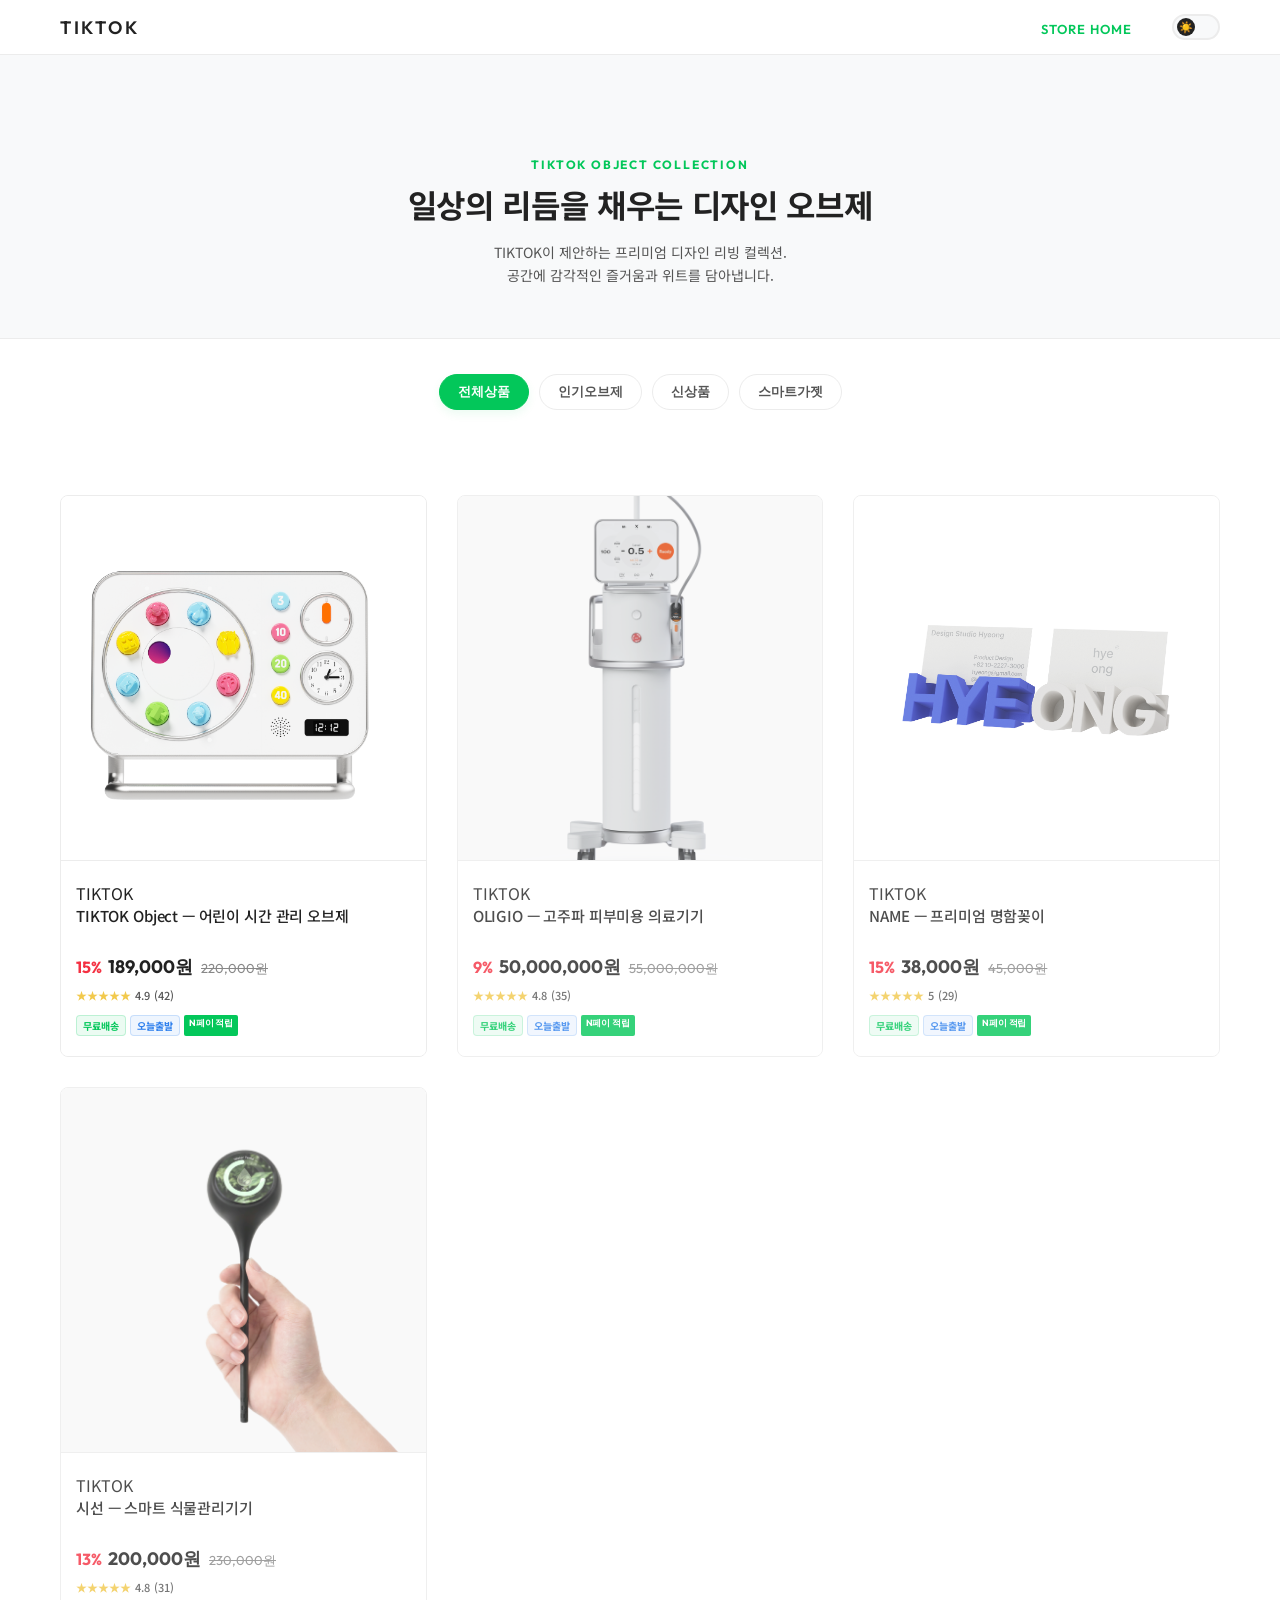
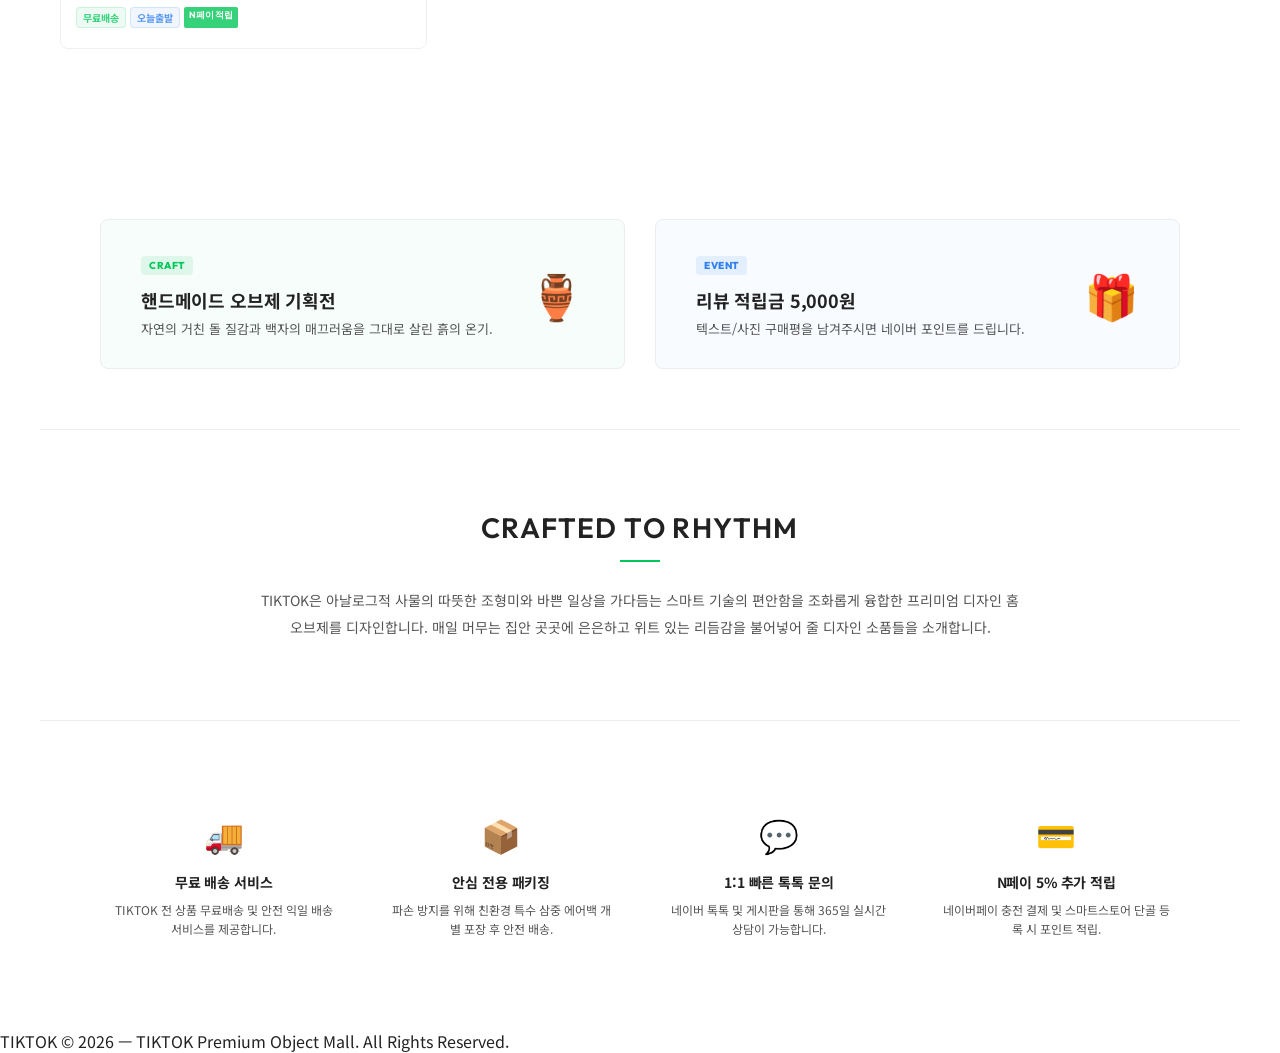
<file: index.html>
<!DOCTYPE html>
<html lang="ko" data-theme="light">
<head>
  <meta charset="UTF-8" />
  <meta name="viewport" content="width=device-width, initial-scale=1.0" />
  <title>TIKTOK Premium Store</title>
  <meta name="description" content="TIKTOK이 선보이는 일상 속의 위트 있는 디자인 오브제 컬렉션을 소개하고 판매하는 온라인 스토어입니다." />
  
  <!-- 웹폰트 연동 (Outfit & Noto Sans KR) -->
  <link rel="preconnect" href="https://fonts.googleapis.com" />
  <link rel="preconnect" href="https://fonts.gstatic.com" crossorigin />
  <link href="https://fonts.googleapis.com/css2?family=Noto+Sans+KR:wght@300;400;500;700&family=Outfit:wght@200;300;400;500;600&display=swap" rel="stylesheet" />
  
  <!-- 외부 스타일시트 연결 -->
  <link rel="stylesheet" href="style.css" />
</head>
<body>

  <!-- 네비게이션 헤더 -->
  <nav id="main-nav">
    <a href="javascript:void(0)" onclick="goHome()" class="nav-logo">TIKTOK</a>
    <div class="nav-right-container">
      <ul class="nav-menu">
        <li><a href="javascript:void(0)" onclick="goHome()" class="active">Store Home</a></li>
      </ul>
      <!-- 다크/라이트 모드 스위치 버튼 -->
      <button id="themeToggle" class="theme-toggle" aria-label="테마 전환 버튼">
        <span class="theme-toggle-dot"></span>
      </button>
    </div>
  </nav>
 
  <!-- STORE HERO BANNER (스토어 헤드라인 소개 배너) -->
  <header class="store-hero">
    <div class="hero-content">
      <span class="hero-sub">TIKTOK OBJECT COLLECTION</span>
      <h1 class="hero-title">일상의 리듬을 채우는 디자인 오브제</h1>
      <p class="hero-desc">TIKTOK이 제안하는 프리미엄 디자인 리빙 컬렉션.<br>공간에 감각적인 즐거움과 위트를 담아냅니다.</p>
    </div>
  </header>

  <!-- CATEGORY SELECTOR (카테고리 선택 바) -->
  <div class="store-categories">
    <button class="category-btn active" onclick="alert('전체 상품을 보고 계십니다.')">전체상품</button>
    <button class="category-btn" onclick="alert('가상스토어 데모입니다. 전체 상품만 노출됩니다.')">인기오브제</button>
    <button class="category-btn" onclick="alert('가상스토어 데모입니다. 전체 상품만 노출됩니다.')">신상품</button>
    <button class="category-btn" onclick="alert('가상스토어 데모입니다. 전체 상품만 노출됩니다.')">스마트가젯</button>
  </div>

  <!-- ══════════ § SHOP HOME (메인 홈 화면: 썸네일 격자 상품 목록) ══════════ -->
  <section id="shop-home">
    <!-- 상품 그리드 리스트 (미리보기 썸네일 이미지 중심 격자) -->
    <div class="product-grid" id="productGridContainer">
      <!-- JS를 통해 상품 카드가 동적으로 주입됩니다. -->
    </div>
  </section>

  <!-- PROMOTIONAL BANNERS (기획전 및 이벤트 배너) -->
  <section class="store-promos max-width-container">
    <div class="promo-card bg-soft-green">
      <div class="promo-text">
        <span class="promo-badge">CRAFT</span>
        <h3>핸드메이드 오브제 기획전</h3>
        <p>자연의 거친 돌 질감과 백자의 매끄러움을 그대로 살린 흙의 온기.</p>
      </div>
      <div class="promo-icon">🏺</div>
    </div>
    <div class="promo-card bg-soft-blue">
      <div class="promo-text">
        <span class="promo-badge">EVENT</span>
        <h3>리뷰 적립금 5,000원</h3>
        <p>텍스트/사진 구매평을 남겨주시면 네이버 포인트를 드립니다.</p>
      </div>
      <div class="promo-icon">🎁</div>
    </div>
  </section>

  <!-- BRAND PHILOSOPHY (브랜드 스토리) -->
  <section class="brand-philosophy max-width-container reveal">
    <div class="philosophy-content">
      <h2>Crafted to Rhythm</h2>
      <div class="philosophy-line"></div>
      <p class="philosophy-text">
        TIKTOK은 아날로그적 사물의 따뜻한 조형미와 바쁜 일상을 가다듬는 스마트 기술의 편안함을 조화롭게 융합한 프리미엄 디자인 홈 오브제를 디자인합니다. 매일 머무는 집안 곳곳에 은은하고 위트 있는 리듬감을 불어넣어 줄 디자인 소품들을 소개합니다.
      </p>
    </div>
  </section>

  <!-- CUSTOMER SERVICE GUIDES (쇼핑 가이드 정보 그리드) -->
  <section class="customer-guides max-width-container">
    <div class="guide-item">
      <div class="guide-icon">🚚</div>
      <h4>무료 배송 서비스</h4>
      <p>TIKTOK 전 상품 무료배송 및 안전 익일 배송 서비스를 제공합니다.</p>
    </div>
    <div class="guide-item">
      <div class="guide-icon">📦</div>
      <h4>안심 전용 패키징</h4>
      <p>파손 방지를 위해 친환경 특수 삼중 에어백 개별 포장 후 안전 배송.</p>
    </div>
    <div class="guide-item">
      <div class="guide-icon">💬</div>
      <h4>1:1 빠른 톡톡 문의</h4>
      <p>네이버 톡톡 및 게시판을 통해 365일 실시간 상담이 가능합니다.</p>
    </div>
    <div class="guide-item">
      <div class="guide-icon">💳</div>
      <h4>N페이 5% 추가 적립</h4>
      <p>네이버페이 충전 결제 및 스마트스토어 단골 등록 시 포인트 적립.</p>
    </div>
  </section>

  <!-- FOOTER -->
  <footer>
    <span class="footer-brand">TIKTOK</span>
    <span class="footer-copy">© 2026 — TIKTOK Premium Object Mall. All Rights Reserved.</span>
  </footer>

  <!-- 외부 자바스크립트 로직 연결 -->
  <script src="main.js"></script>
</body>
</html>
</file>
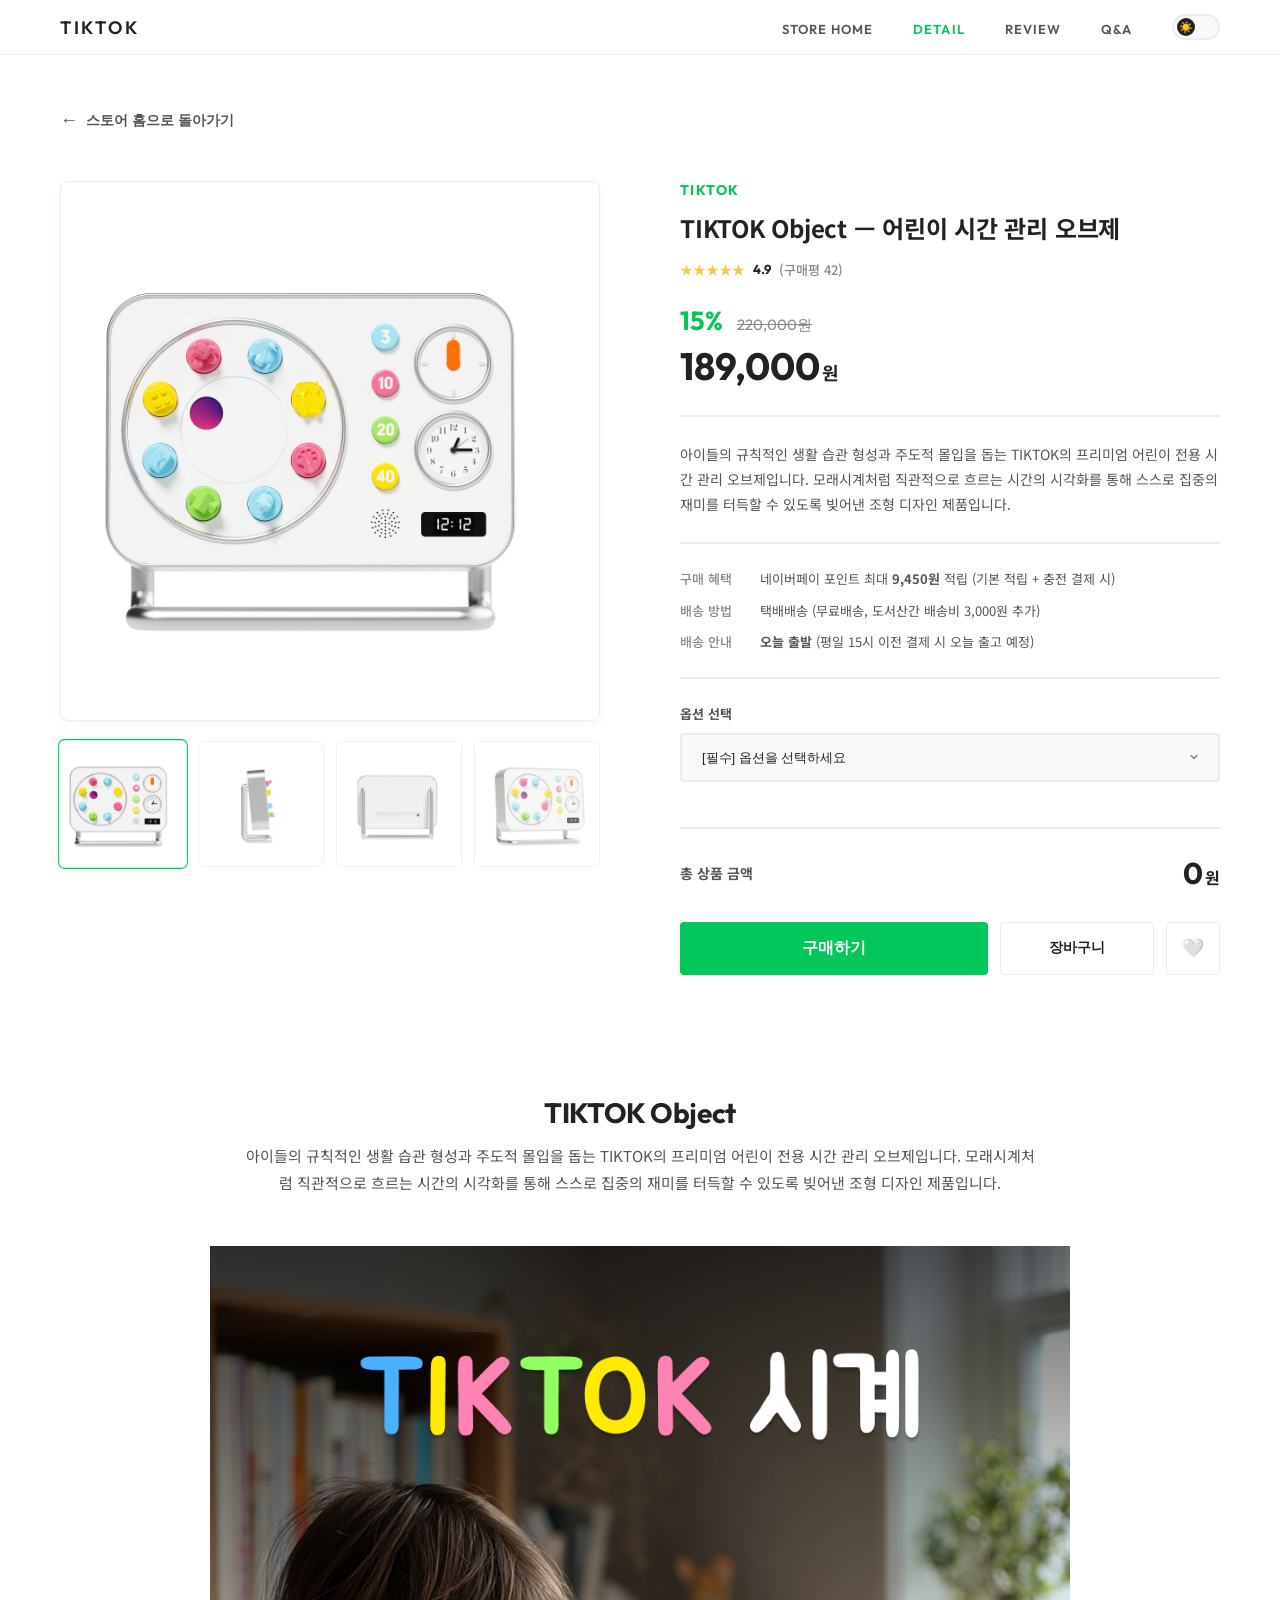
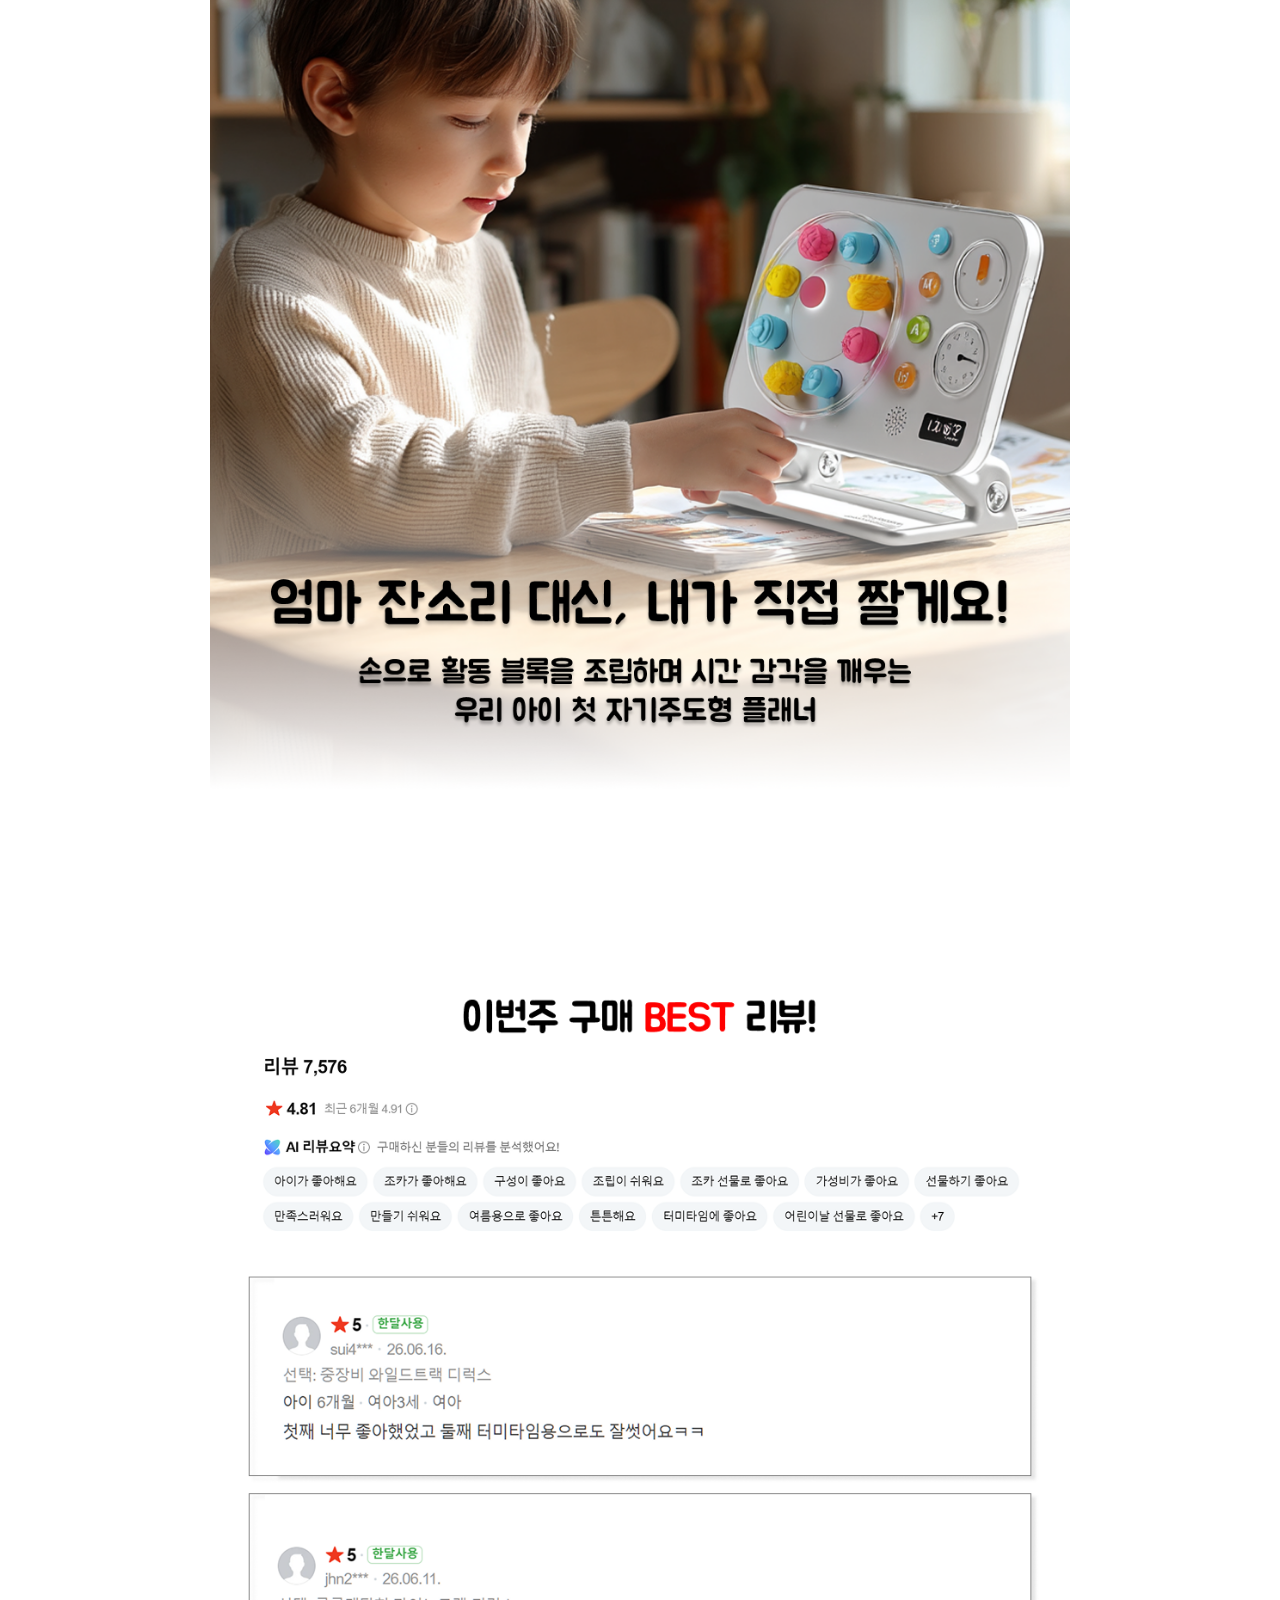
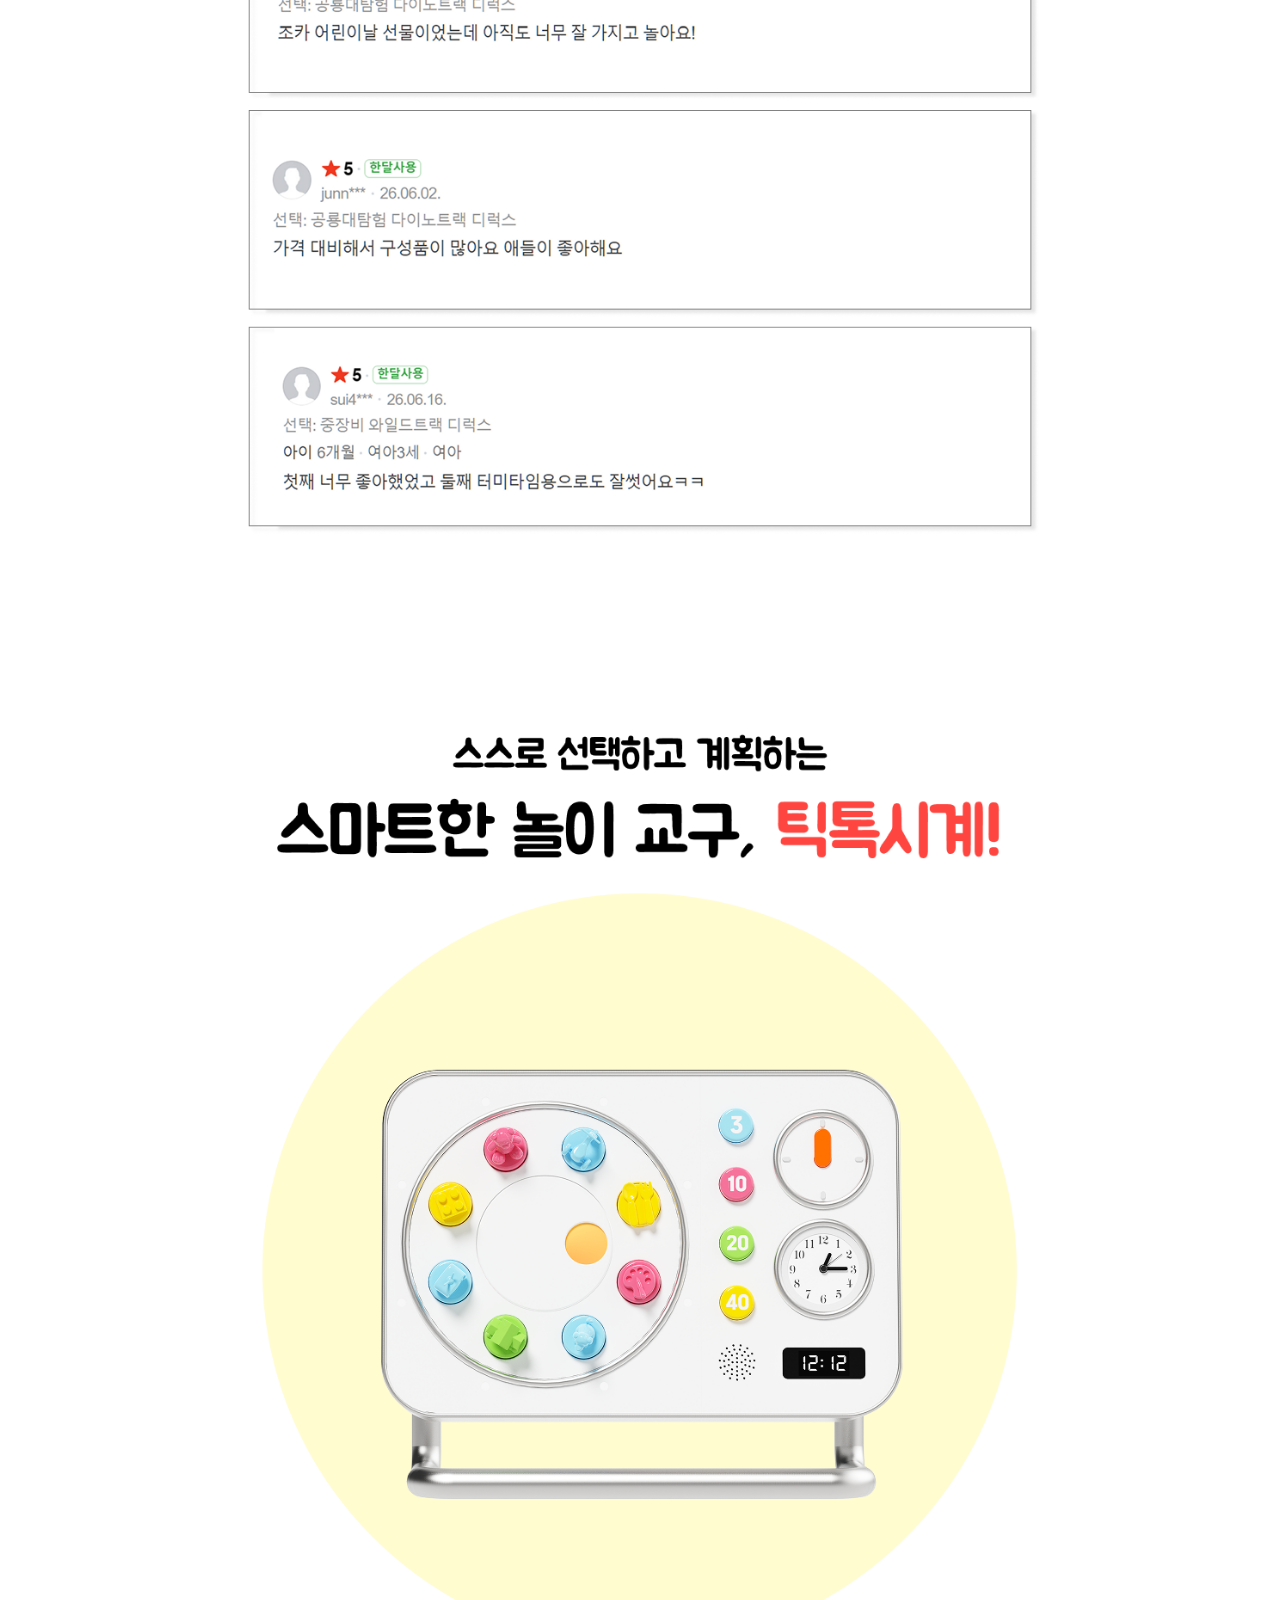
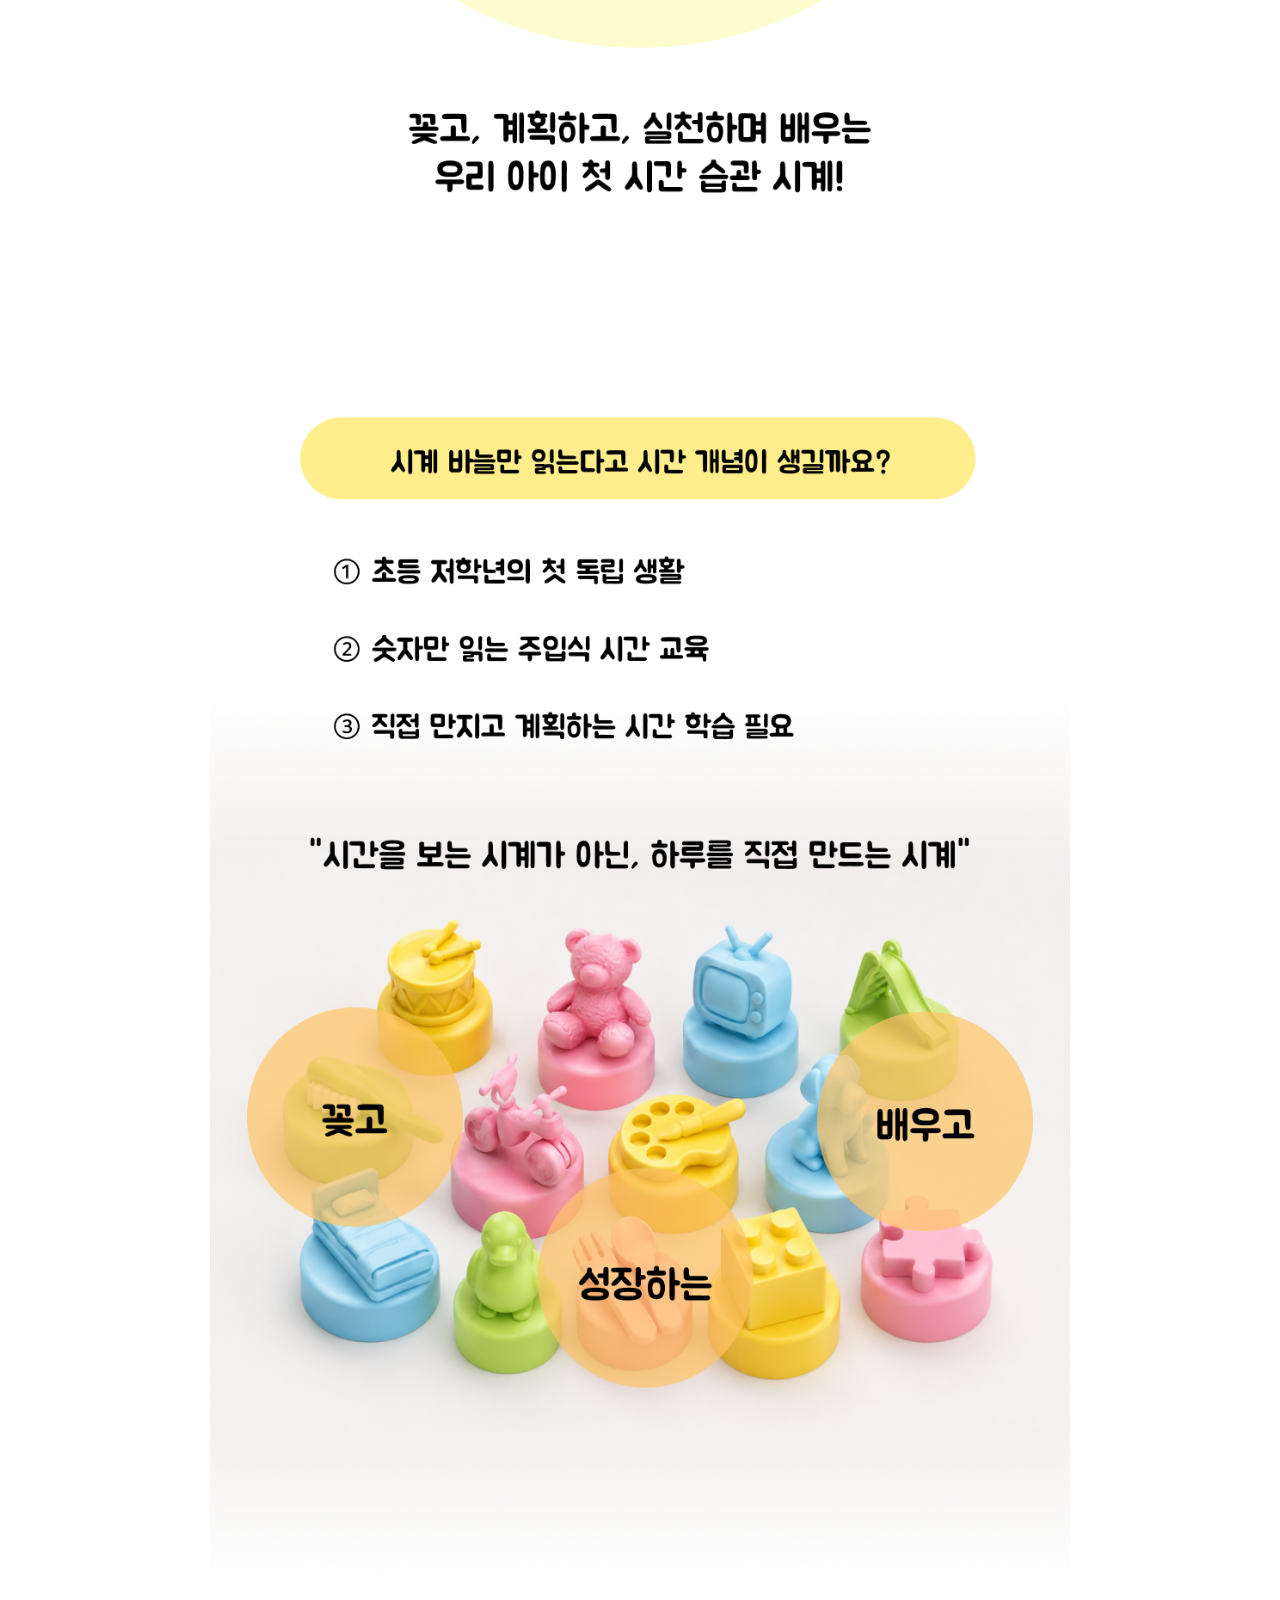
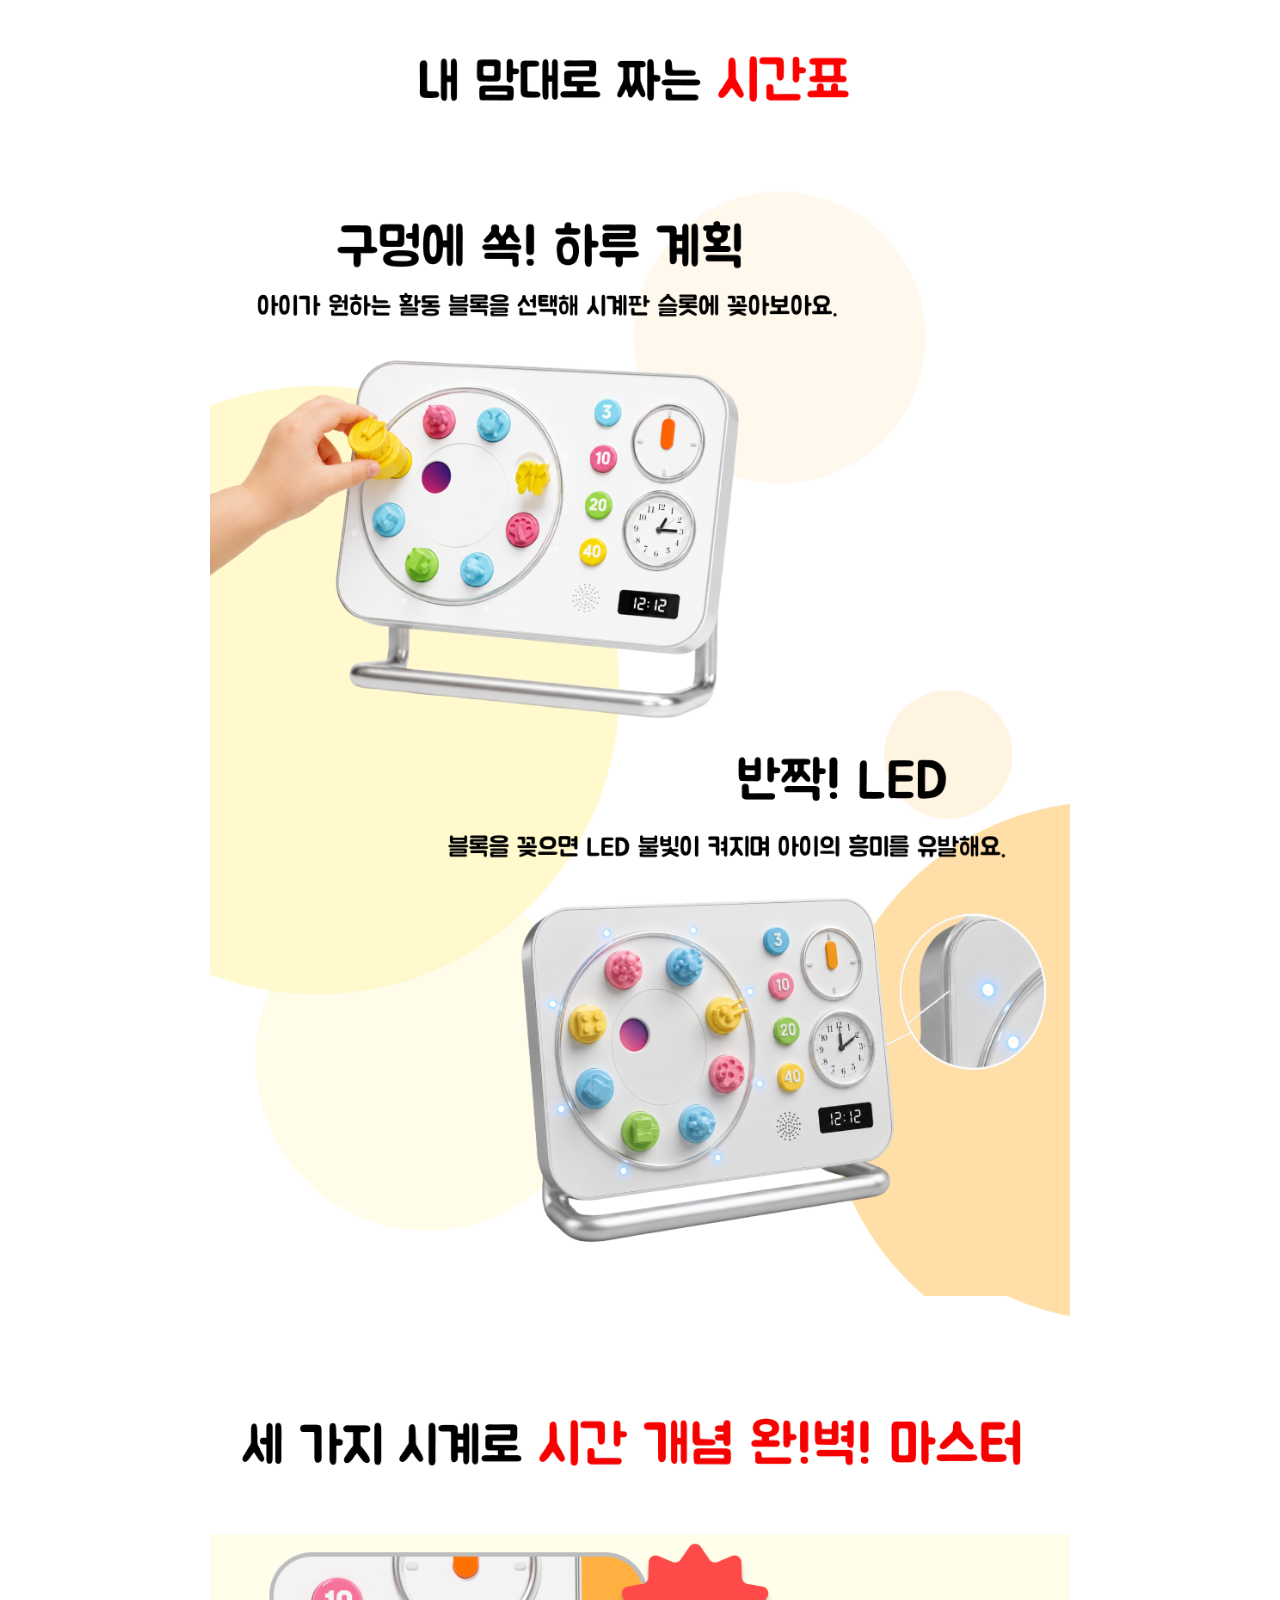
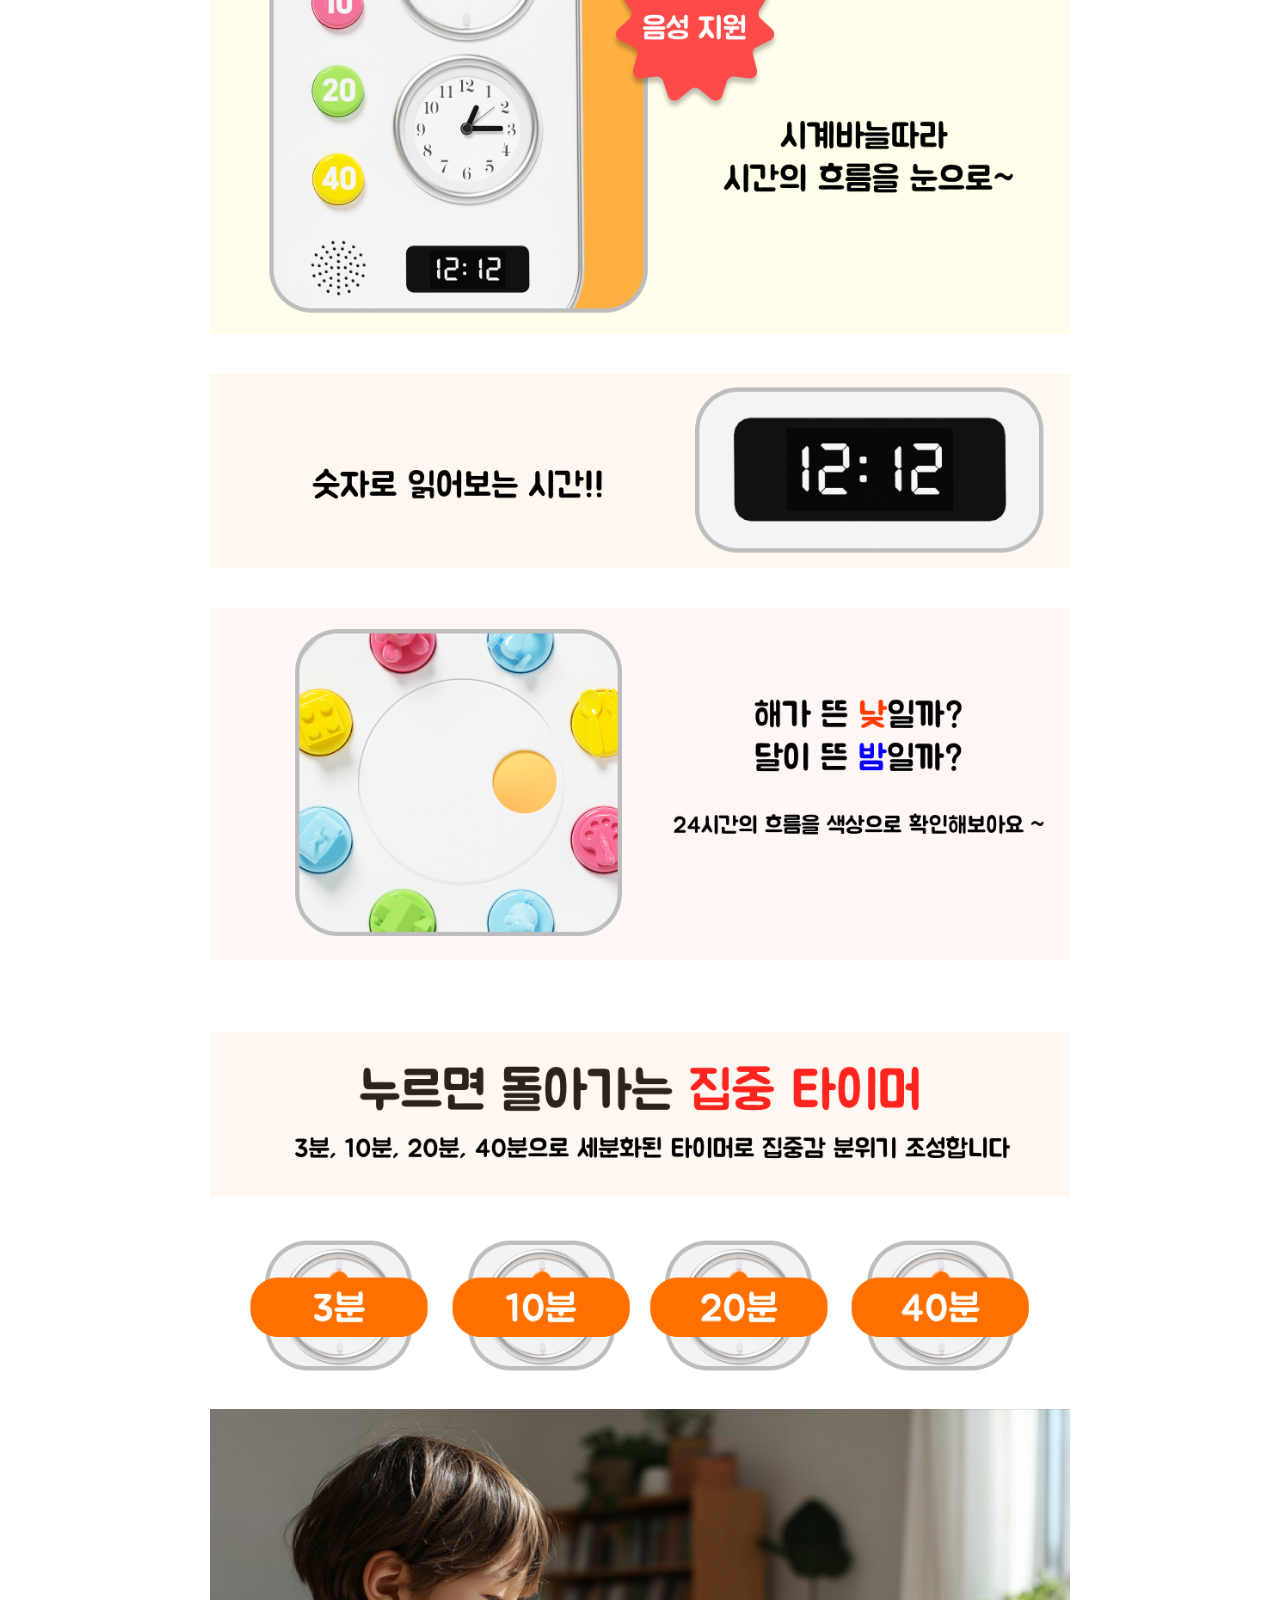
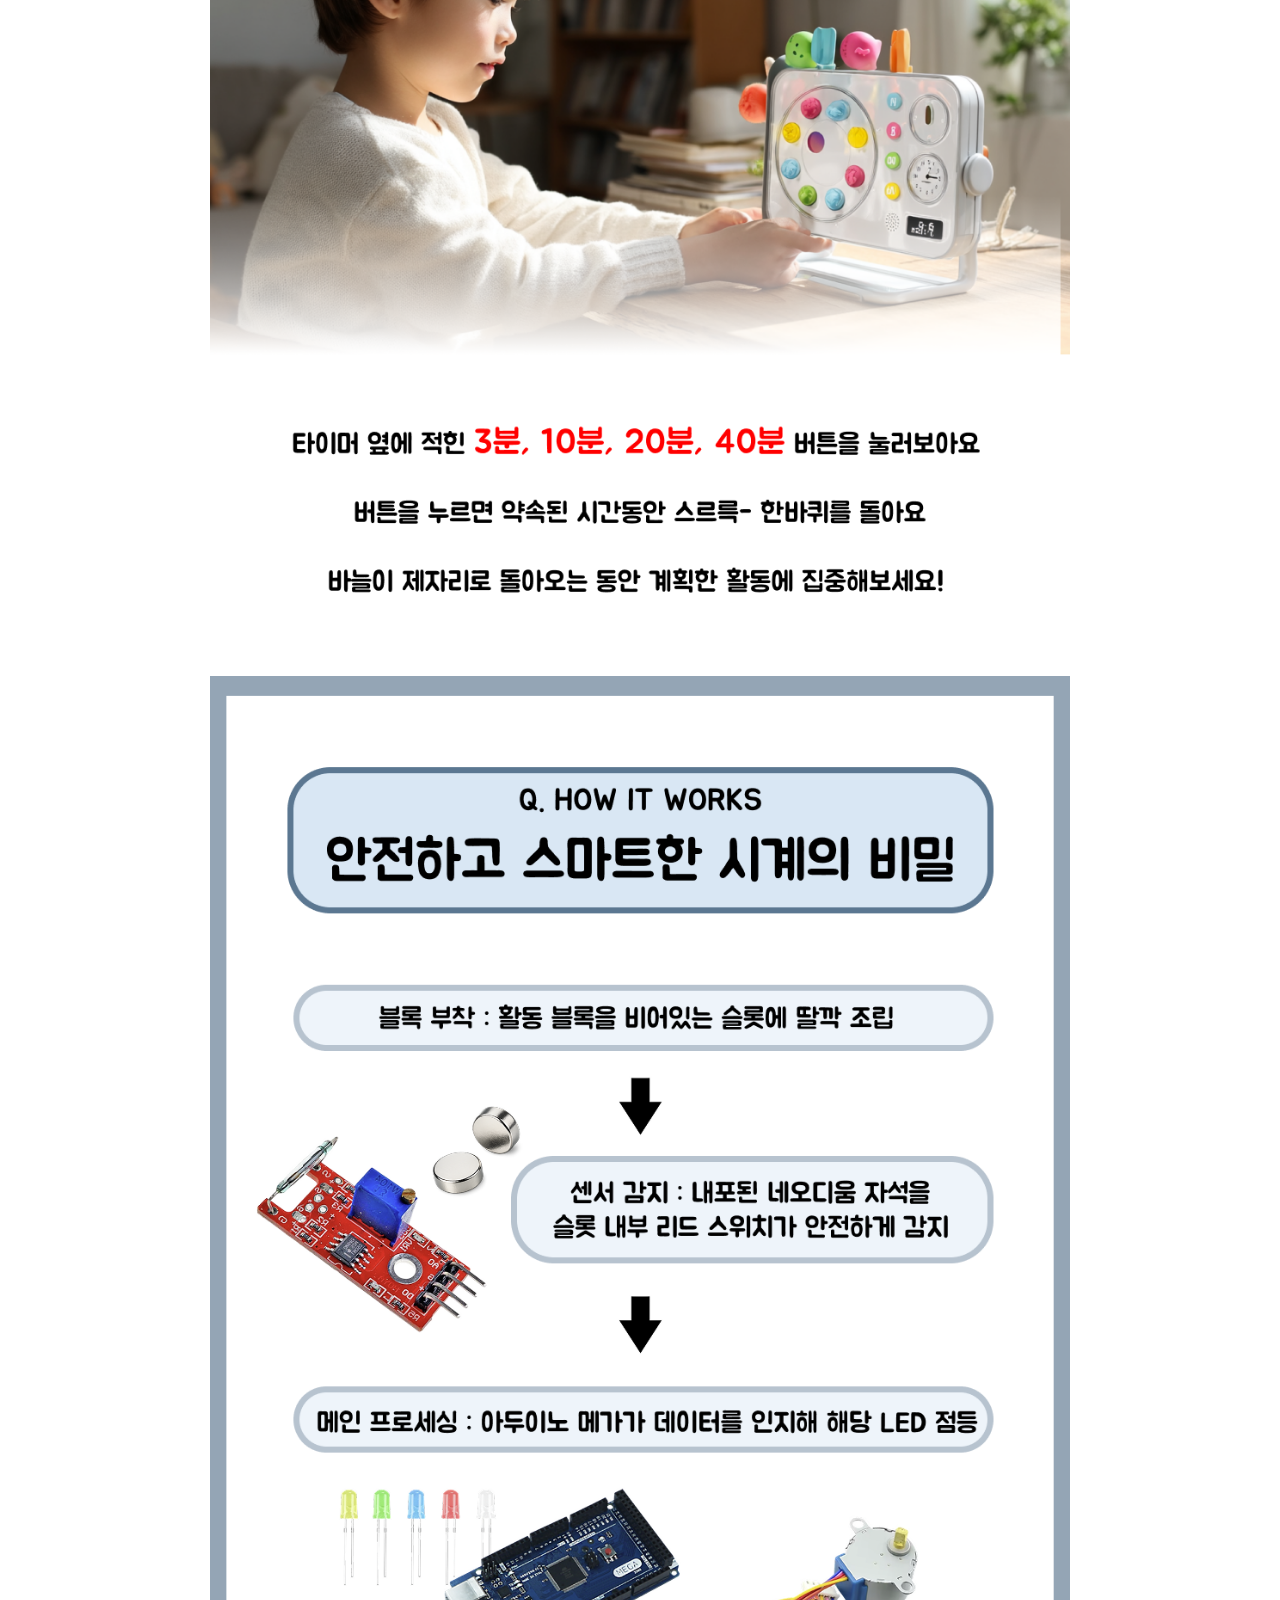
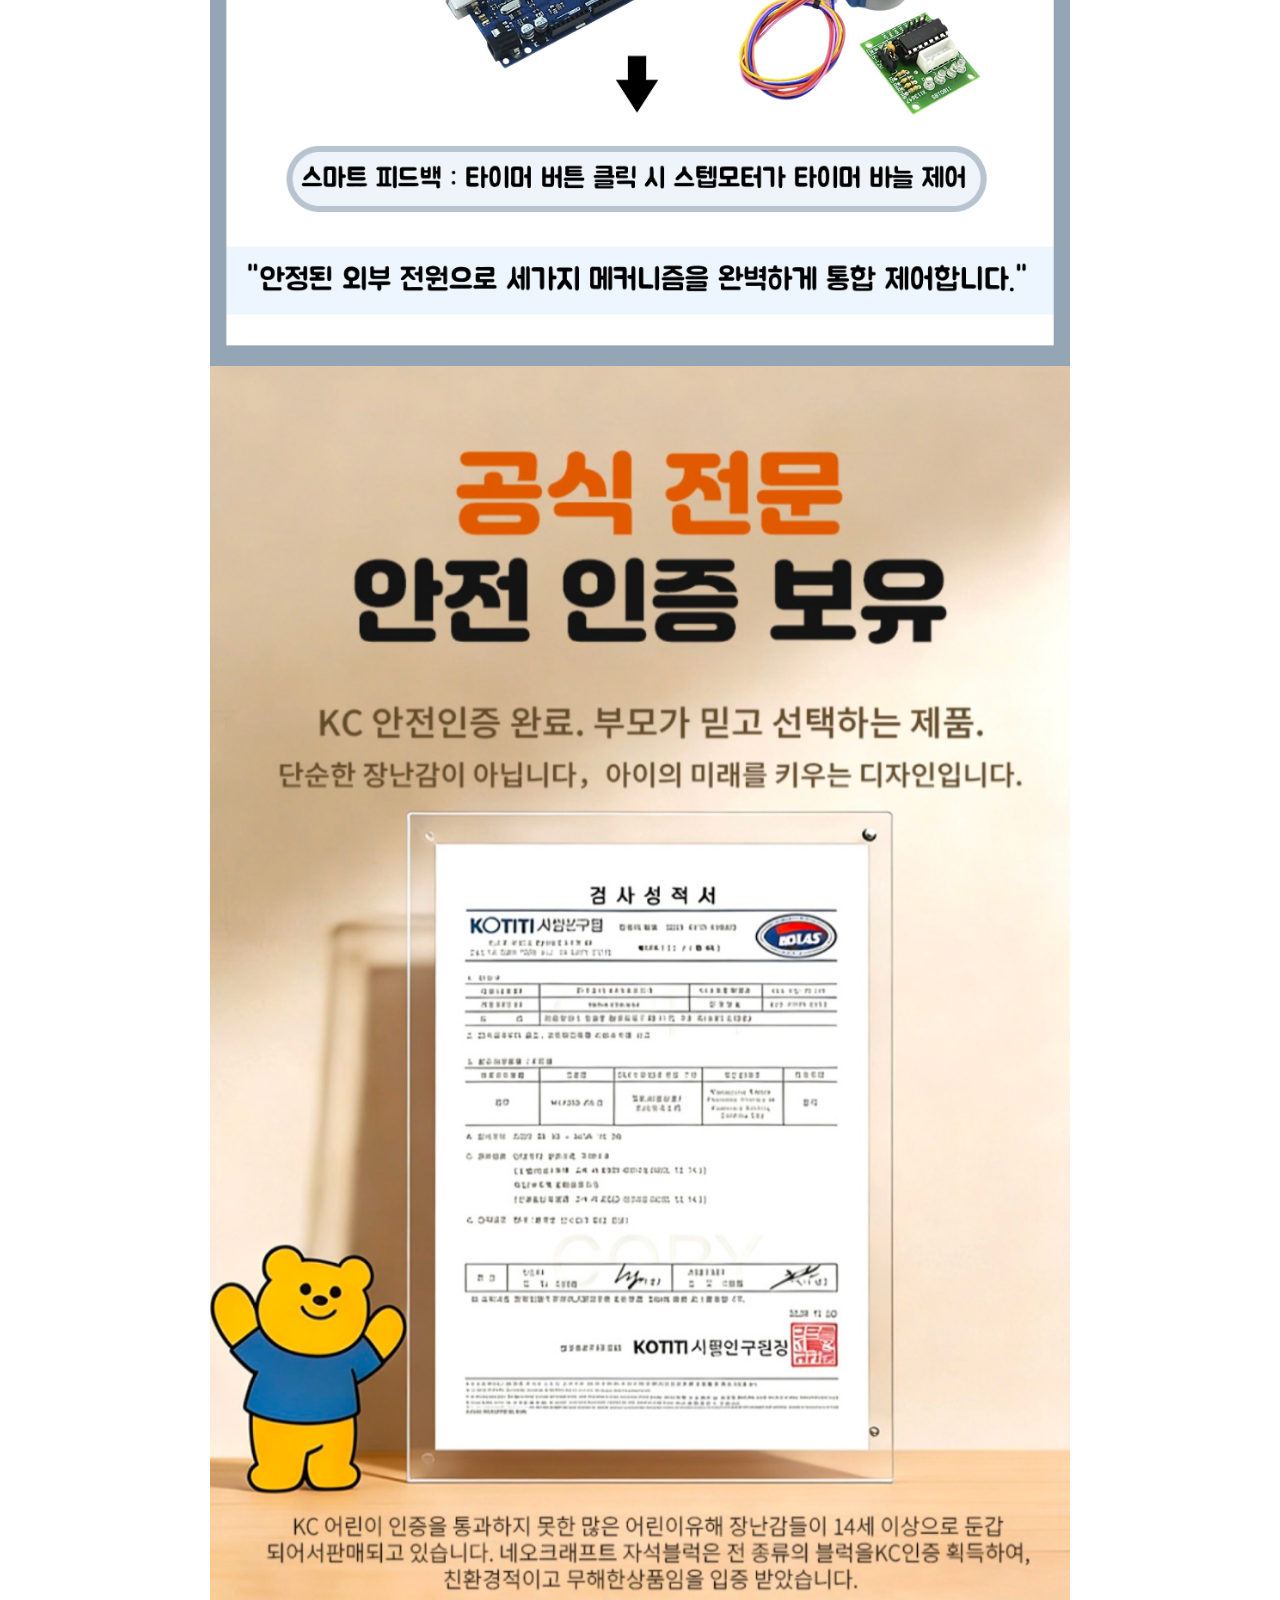
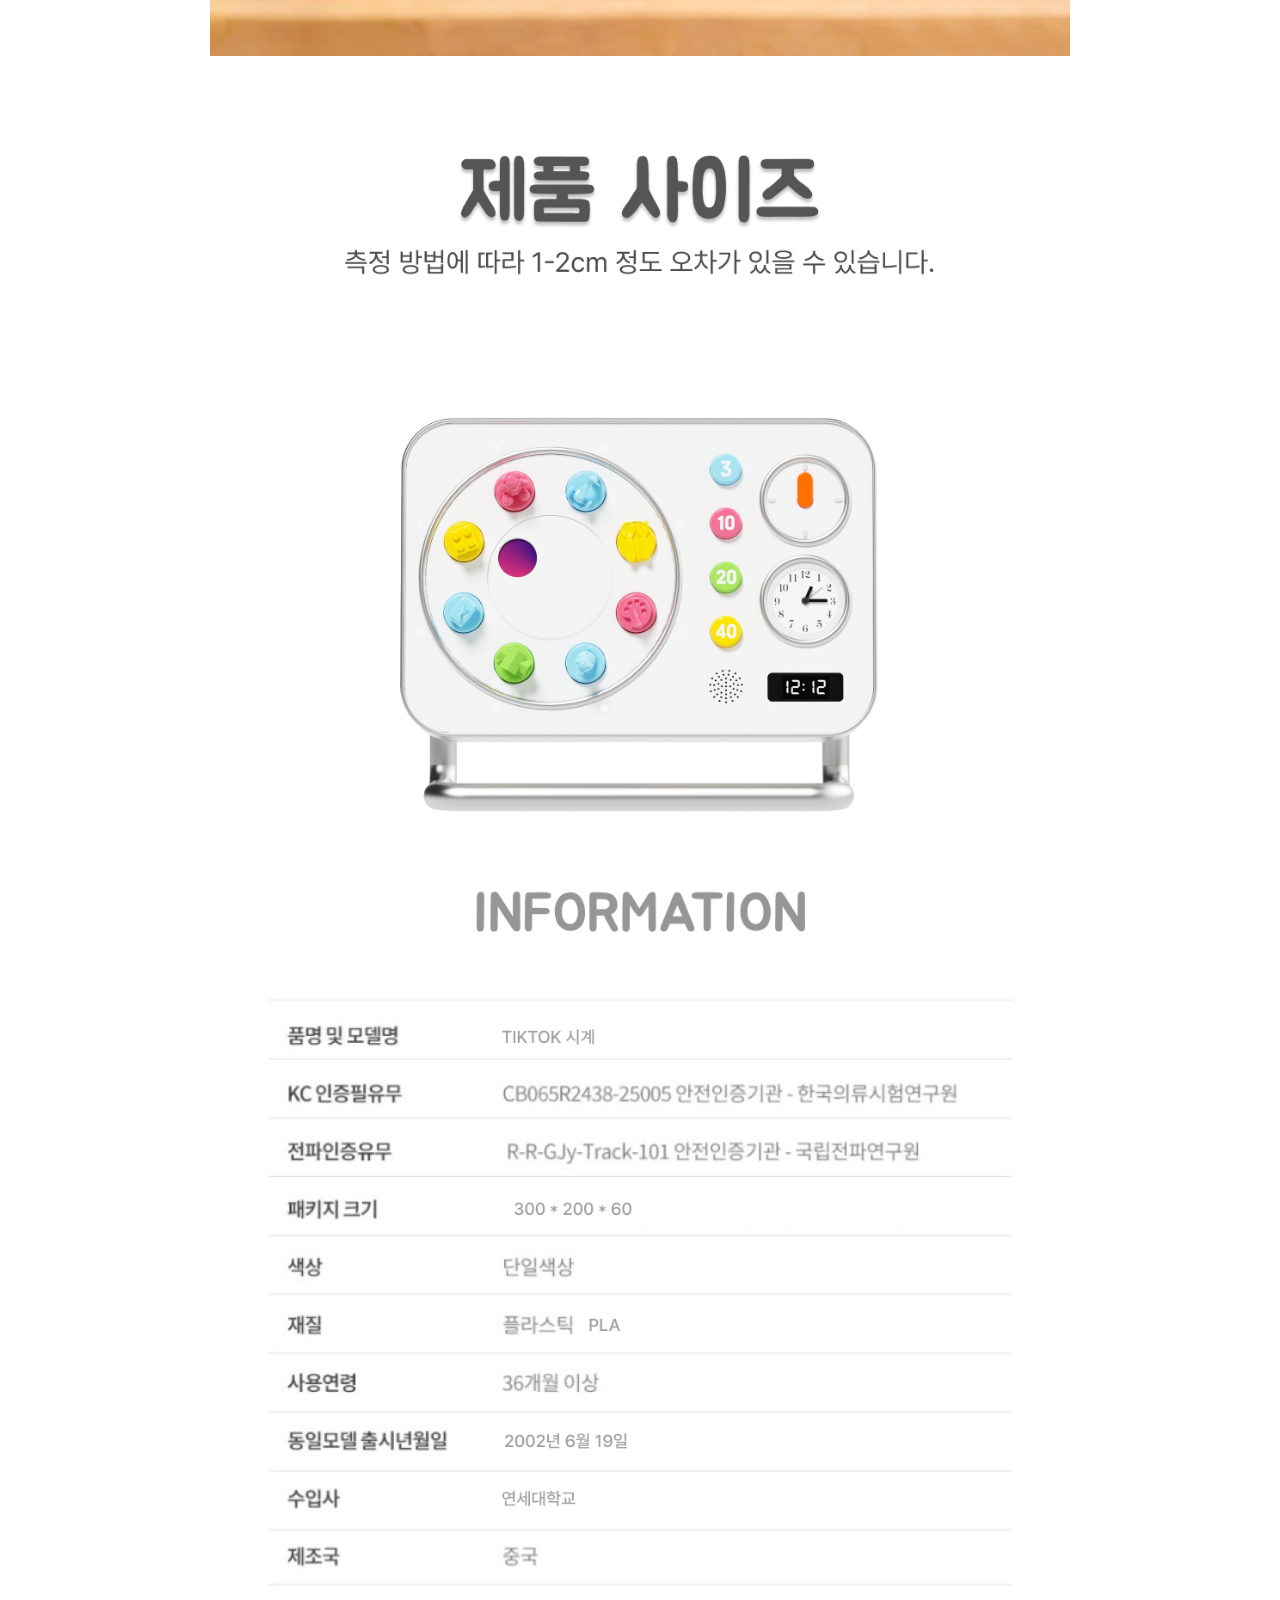
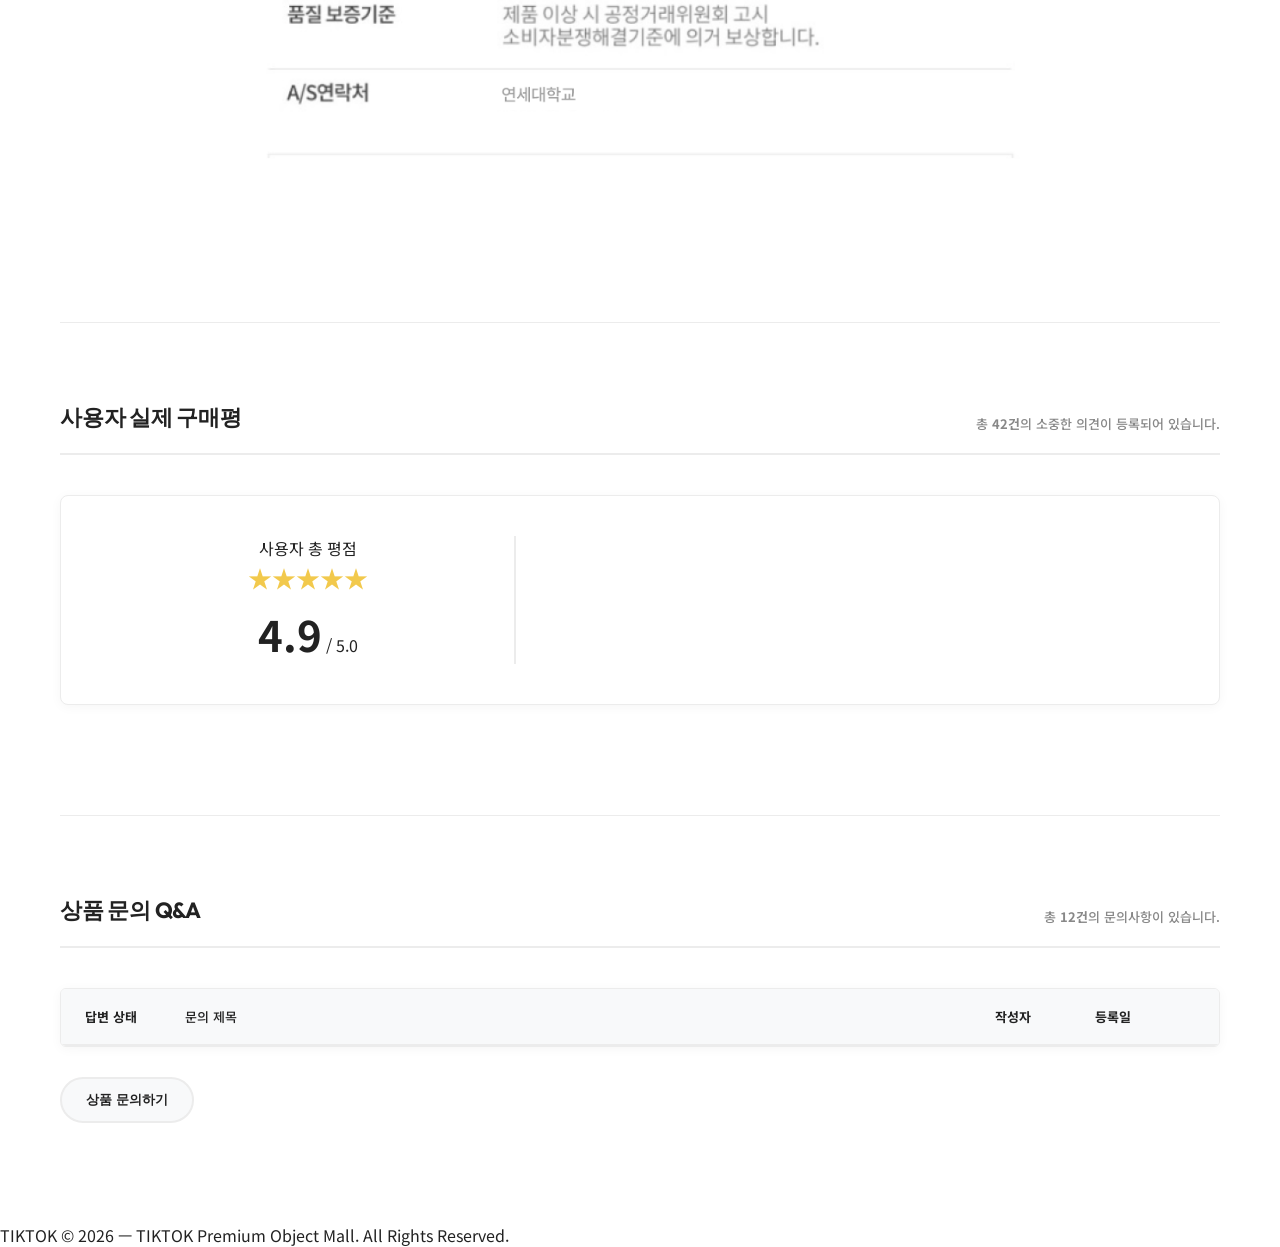
<file: detail.html>
<!DOCTYPE html>
<html lang="ko" data-theme="light">
<head>
  <meta charset="UTF-8" />
  <meta name="viewport" content="width=device-width, initial-scale=1.0" />
  <title>TIKTOK Premium Store — Detail</title>
  
  <!-- 웹폰트 연동 (Outfit & Noto Sans KR) -->
  <link rel="preconnect" href="https://fonts.googleapis.com" />
  <link rel="preconnect" href="https://fonts.gstatic.com" crossorigin />
  <link href="https://fonts.googleapis.com/css2?family=Noto+Sans+KR:wght@300;400;500;700&family=Outfit:wght@200;300;400;500;600&display=swap" rel="stylesheet" />
  
  <!-- 외부 스타일시트 연결 -->
  <link rel="stylesheet" href="style.css" />
</head>
<body>

  <!-- 네비게이션 헤더 -->
  <nav id="main-nav">
    <a href="javascript:void(0)" onclick="goHome()" class="nav-logo">TIKTOK</a>
    <div class="nav-right-container">
      <ul class="nav-menu">
        <li><a href="javascript:void(0)" onclick="goHome()">Store Home</a></li>
        <li><a href="#tabContentDetail" id="navDetailLink" class="hidden">Detail</a></li>
        <li><a href="#tab-review-anchor" id="navReviewLink" class="hidden">Review</a></li>
        <li><a href="#tab-qna-anchor" id="navQnaLink" class="hidden">Q&A</a></li>
      </ul>
      <!-- 다크/라이트 모드 스위치 버튼 -->
      <button id="themeToggle" class="theme-toggle" aria-label="테마 전환 버튼">
        <span class="theme-toggle-dot"></span>
      </button>
    </div>
  </nav>

  <!-- ══════════ § PRODUCT DETAIL VIEW (동적 상품 상세페이지 컨테이너) ══════════ -->
  <section id="product-detail-view">
    
    <!-- 뒤로가기 바 -->
    <div class="detail-back-bar">
      <button class="btn-back-home" onclick="goHome()">
        <span class="arrow">←</span> 스토어 홈으로 돌아가기
      </button>
    </div>

    <!-- 상단: 5개 대표 이미지(좌)와 상품 구매 정보(우) 분할 배치 -->
    <div class="shop-grid">
      <!-- 좌측: 썸네일 이미지 갤러리 영역 -->
      <div class="shop-gallery-wrapper">
        <div class="main-image-box img-block">
          <img id="shopMainImg" src="" alt="대표 상품 이미지" />
        </div>
        <!-- 4개 썸네일 선택기 -->
        <div class="thumbnail-list" id="detailThumbnailList">
          <!-- JS로 썸네일이 동적 생성됩니다 -->
        </div>
      </div>
      
      <!-- 우측: 상품 정보 및 결제 패널 -->
      <div class="shop-info-panel glass-panel">
        <div class="shop-brand" id="detailBrand">TIKTOK</div>
        <h1 class="shop-title" id="detailTitle">상품명 로딩 중</h1>
        
        <!-- 평점 및 리뷰 수 -->
        <div class="shop-rating-row">
          <div class="stars">★★★★★</div>
          <span class="rating-num" id="detailRatingNum">4.9</span>
          <span class="rating-count" id="detailRatingCount">(구매평 47)</span>
        </div>
        
        <!-- 가격 정보 -->
        <div class="shop-price-box">
          <span class="discount-rate" id="detailDiscount">15%</span>
          <span class="original-price" id="detailOriginalPrice">220,000원</span>
          <div class="current-price-row">
            <span class="price" id="detailPrice">189,000</span><span class="won">원</span>
          </div>
        </div>
        
        <!-- 상품 설명 -->
        <div class="shop-description-box">
          <p id="detailDescription">상품 설명 로딩 중</p>
        </div>
        
        <!-- 배송/혜택 상세 정보 표 -->
        <div class="shop-meta-table">
          <div class="meta-row">
            <span class="meta-label">구매 혜택</span>
            <span class="meta-value" id="detailBenefit">네이버페이 포인트 최대 9,450원 적립</span>
          </div>
          <div class="meta-row">
            <span class="meta-label">배송 방법</span>
            <span class="meta-value">택배배송 (무료배송, 도서산간 배송비 3,000원 추가)</span>
          </div>
          <div class="meta-row">
            <span class="meta-label">배송 안내</span>
            <span class="meta-value"><strong>오늘 출발</strong> (평일 15시 이전 결제 시 오늘 출고 예정)</span>
          </div>
        </div>
        
        <!-- 옵션 선택 박스 -->
        <div class="shop-option-box">
          <label for="colorSelect" class="option-title">옵션 선택</label>
          <select id="colorSelect" class="option-dropdown" onchange="selectOption(this)">
            <!-- JS로 동적 생성 -->
          </select>
        </div>
        
        <!-- 선택된 옵션 카드가 동적으로 추가되는 공간 -->
        <div id="selectedOptionsContainer" class="selected-options-list">
          <!-- JS로 동적 생성됨 -->
        </div>
        
        <!-- 총 결제 금액 -->
        <div class="total-price-row">
          <span class="total-label">총 상품 금액</span>
          <div class="total-price-box">
            <span class="total-amount" id="totalPriceVal">0</span>원
          </div>
        </div>
        
        <!-- 구매 및 장바구니 버튼 그룹 -->
        <div class="shop-btn-group">
          <button class="btn-buy" onclick="openCheckoutModal()">구매하기</button>
          <button class="btn-cart" onclick="alert('장바구니에 상품이 담겼습니다.')">장바구니</button>
          <button class="btn-wish" onclick="toggleWish(this)" aria-label="찜하기">🤍</button>
        </div>
      </div>
    </div>

    <!-- 탭 구분을 제거하고 아래로 스크롤하여 상세페이지, 리뷰, Q&A를 차례로 볼 수 있도록 세션을 배치합니다. -->
    <div class="tabs-content-wrapper">
      
      <!-- 탭 1. 상품 상세 정보 (세로 나열형 이미지) -->
      <div id="tabContentDetail" class="tab-content">
        
        <!-- 상세 소개글 상단 -->
        <div class="detail-intro-desc text-center">
          <h2 id="detailSectionTitle">TIKTOK Object 01</h2>
          <p id="detailSectionDesc">제품 상세 연출 컷 및 스케치입니다.</p>
        </div>

        <!-- 세로 나열 상세 이미지 컨테이너 -->
        <div class="vertical-detail-images" id="detailImagesContainer">
          <!-- JS로 제품별 이미지들이 세로로 길게 한 줄씩 동적 추가됩니다. -->
        </div>
      </div>
      
      <!-- 탭 2. 고객 리뷰 리스트 (동적 주입) -->
      <div id="tabContentReview" class="tab-content">
        <div id="tab-review-anchor" class="tab-section-header">
          <h2>사용자 실제 구매평</h2>
          <span class="total-reviews">총 <strong id="reviewTotalCount">42건</strong>의 소중한 의견이 등록되어 있습니다.</span>
        </div>
        
        <div class="review-scoreboard glass-panel">
          <div class="score-overall">
            <span class="score-title">사용자 총 평점</span>
            <div class="score-stars">★★★★★</div>
            <div class="score-val"><strong id="detailRatingScore">4.9</strong><span> / 5.0</span></div>
          </div>
          <div class="score-bars-wrapper" id="reviewScoreBars">
            <!-- 동적 주입 -->
          </div>
        </div>
        
        <div class="review-feed" id="reviewFeedContainer">
          <!-- 동적 주입 -->
        </div>
      </div>
      
      <!-- 탭 3. Q&A 게시판 (동적 주입) -->
      <div id="tabContentQna" class="tab-content">
        <div id="tab-qna-anchor" class="tab-section-header">
          <h2>상품 문의 Q&A</h2>
          <span class="total-reviews">총 <strong id="qnaTotalCount">12건</strong>의 문의사항이 있습니다.</span>
        </div>
        
        <div class="qna-board glass-panel">
          <div class="qna-header-row">
            <span class="qna-col-status">답변 상태</span>
            <span class="qna-col-title">문의 제목</span>
            <span class="qna-col-author">작성자</span>
            <span class="qna-col-date">등록일</span>
          </div>
          
          <div class="qna-item-group" id="qnaListContainer">
            <!-- 동적 주입 -->
          </div>
        </div>
        
        <div class="qna-action-row">
          <button class="btn-write-qna" onclick="alert('가상 시나리오입니다. 실제 Q&A 등록은 관리자 백엔드 세팅 후 지원됩니다.')">상품 문의하기</button>
        </div>
      </div>
      
    </div>
  </section>

  <!-- ══════════ § CHECKOUT MODAL (가상 주문/결제 완료 모달) ══════════ -->
  <div id="checkoutModal" class="modal-overlay">
    <div class="modal-card glass-panel">
      <div class="modal-logo">N Pay</div>
      <div id="modalLoading" class="modal-loading-box">
        <div class="spinner"></div>
        <p>네이버페이로 안전하게 결제를 진행 중입니다...</p>
      </div>
      <div id="modalSuccess" class="modal-success-box hidden">
        <div class="success-icon">✓</div>
        <h2>주문 및 결제 완료</h2>
        <p class="desc">주문이 성공적으로 접수되었습니다.</p>
        
        <div class="receipt-info">
          <div class="receipt-row">
            <span>주문 상품</span>
            <strong id="receiptProduct">로딩 중</strong>
          </div>
          <div class="receipt-row">
            <span>최종 결제 금액</span>
            <strong id="receiptPrice" class="accent-text">0원</strong>
          </div>
          <div class="receipt-row">
            <span>배송 예정</span>
            <span>내일 출고 예정 (무료배송)</span>
          </div>
        </div>
        
        <button class="btn-modal-close" onclick="closeCheckoutModal()">쇼핑 계속하기</button>
      </div>
    </div>
  </div>

  <!-- FOOTER -->
  <footer>
    <span class="footer-brand">TIKTOK</span>
    <span class="footer-copy">© 2026 — TIKTOK Premium Object Mall. All Rights Reserved.</span>
  </footer>

  <!-- 외부 자바스크립트 로직 연결 -->
  <script src="main.js"></script>
</body>
</html>
</file>
<file: style.css>
﻿/*
 * TIKTOK 쇼핑몰 아기자기한 파스텔 CSS 스타일시트 (style.css)
 * 모든 주석과 설명은 한글로 작성되었습니다.
 */

@import url('https://fonts.googleapis.com/css2?family=Quicksand:wght@300;400;500;600;700&family=Noto+Sans+KR:wght@300;400;500;700&display=swap');

/* ══ 디자인 시스템 토큰 (CSS 변수) ══ */
:root {
  /* 세련된 고딕 계열 및 Outfit 영문 폰트 */
  --font-eng: 'Outfit', -apple-system, sans-serif;
  --font-kor: 'Noto Sans KR', sans-serif;
  
  --transition-smooth: all 0.3s cubic-bezier(0.25, 0.8, 0.25, 1);
  --transition-fast: all 0.15s ease-in-out;
  
  /* 정돈되고 세련된 모서리 반경 */
  --border-radius-lg: 8px;
  --border-radius-md: 6px;
  --border-radius-sm: 4px;
}

/* 파스텔 라이트 모드 (네이버 스마트스토어 느낌의 화이트 테마) */
[data-theme="light"] {
  --bg-primary: #ffffff; /* 흰색 배경 */
  --bg-secondary: #f8f9fa; /* 밝은 회색 */
  --bg-card: #ffffff; /* 흰색 배경 */
  --text-primary: #222222; /* 짙은 검은색 */
  --text-secondary: #555555;
  --text-muted: #888888;
  --border-color: #ececec; /* 얇은 연회색 선 */
  --border-glow: rgba(0, 0, 0, 0.01);
  
  /* 네이버 그린 컬러 */
  --accent: #03c75a;
  --accent-rgb: 3, 199, 90;
  --accent-glow: rgba(3, 199, 90, 0.08);
  
  /* 세련된 미니멀 그림자 */
  --shadow-premium: 0 2px 12px rgba(0, 0, 0, 0.04);
  --glass-reflection: none;
  --nav-bg: rgba(255, 255, 255, 0.96);
  --price-color: #222222;
}

/* 파스텔 다크 모드 (세련된 다크 테마) */
[data-theme="dark"] {
  --bg-primary: #121212;
  --bg-secondary: #1a1a1a;
  --bg-card: #1e1e1e;
  --text-primary: #f3f4f6;
  --text-secondary: #9ca3af;
  --text-muted: #6b7280;
  --border-color: #2c2c2c;
  --border-glow: rgba(255, 255, 255, 0.01);
  
  --accent: #03c75a;
  --accent-rgb: 3, 199, 90;
  --accent-glow: rgba(3, 199, 90, 0.15);
  
  --shadow-premium: 0 4px 20px rgba(0, 0, 0, 0.25);
  --glass-reflection: none;
  --nav-bg: rgba(18, 18, 18, 0.96);
  --price-color: #f3f4f6;
}

/* 기본 세팅 */
*, *::before, *::after {
  margin: 0;
  padding: 0;
  box-sizing: border-box;
}

html {
  scroll-behavior: smooth;
  background-color: var(--bg-primary);
  color: var(--text-primary);
  font-family: var(--font-kor);
  transition: background-color 0.8s ease, color 0.8s ease;
}

body {
  overflow-x: hidden;
  -webkit-font-smoothing: antialiased;
}

/* 스크롤바 커스텀 */
::-webkit-scrollbar {
  width: 10px;
  height: 10px;
}
::-webkit-scrollbar-track {
  background: var(--bg-primary);
}
::-webkit-scrollbar-thumb {
  background: var(--border-color);
  border-radius: 10px;
  border: 2px solid var(--bg-primary);
}
::-webkit-scrollbar-thumb:hover {
  background: var(--accent);
}

/* ══ 조약돌 글래스모피즘 패널 ══ */
.glass-panel {
  background: var(--bg-card);
  border: 1px solid var(--border-color);
  box-shadow: var(--shadow-premium);
  position: relative;
  z-index: 1;
}

.glass-panel::before {
  display: none;
}

/* ══ 헤딩 타이포그래피 ══ */
h1, h2, h3, h4, h5, h6 {
  font-family: var(--font-eng);
  font-weight: 600; /* 동글동글 폰트이므로 두껍게 처리하여 귀여운 느낌 강조 */
  letter-spacing: -0.01em;
}

/* ══ 네비게이션 ══ */
nav {
  position: fixed;
  top: 0; left: 0; right: 0;
  z-index: 1000;
  display: flex;
  align-items: center;
  justify-content: space-between;
  padding: 14px 60px;
  background: var(--nav-bg);
  border-bottom: 1px solid var(--border-color);
  transition: var(--transition-smooth);
}

nav.scrolled {
  padding: 10px 60px;
}

.nav-logo {
  font-family: var(--font-eng);
  font-size: 18px;
  font-weight: 600;
  letter-spacing: 0.15em;
  text-transform: uppercase;
  text-decoration: none;
  color: var(--text-primary);
  display: flex;
  align-items: center;
  gap: 8px;
}

.nav-menu a {
  font-family: var(--font-eng);
  font-size: 12px;
  font-weight: 500;
  letter-spacing: 0.08em;
}

.nav-right-container {
  display: flex;
  align-items: center;
  gap: 40px;
}

.nav-menu {
  display: flex;
  gap: 40px;
  list-style: none;
}

.nav-menu a {
  font-family: var(--font-eng);
  font-size: 13px;
  font-weight: 600;
  text-transform: uppercase;
  text-decoration: none;
  color: var(--text-secondary);
  position: relative;
  padding: 5px 0;
  transition: var(--transition-fast);
}

.nav-menu a:hover,
.nav-menu a.active {
  color: var(--accent);
}

/* 테마 스위치 조약돌형 */
.theme-toggle {
  background: none;
  border: none;
  cursor: pointer;
  width: 48px;
  height: 26px;
  background: var(--bg-secondary);
  border: 2px solid var(--border-color);
  border-radius: 20px;
  position: relative;
  display: flex;
  align-items: center;
  padding: 0 4px;
  transition: var(--transition-fast);
}

.theme-toggle-dot {
  width: 18px;
  height: 18px;
  background: var(--text-primary);
  border-radius: 50%;
  position: absolute;
  left: 3px;
  transition: transform 0.3s cubic-bezier(0.175, 0.885, 0.32, 1.275);
  display: flex;
  align-items: center;
  justify-content: center;
}

.theme-toggle-dot::before {
  content: '☀️';
  font-size: 11px;
}

[data-theme="dark"] .theme-toggle-dot {
  transform: translateX(20px);
  background: var(--accent);
  box-shadow: 0 0 10px var(--accent-glow);
}

[data-theme="dark"] .theme-toggle-dot::before {
  content: '🌙';
}

/* ══ 이미지 래퍼 ══ */
.img-block {
  width: 100%;
  overflow: hidden;
  position: relative;
  background: #ffffff; /* 사진 배경 흰색 설정 */
  border: 1px solid var(--border-color);
  border-radius: var(--border-radius-md);
}

.img-block img {
  width: 100%;
  height: 100%;
  display: block;
  object-fit: cover;
  object-position: center;
  transition: transform 0.8s cubic-bezier(0.175, 0.885, 0.32, 1.1);
}

.img-block:hover img {
  transform: scale(1.05); /* 둥근 홉업 */
}

/* ══ 스크롤 애니메이션 ══ */
.reveal {
  opacity: 0;
  transform: translateY(30px) scale(0.97);
  transition: opacity 1s cubic-bezier(0.175, 0.885, 0.32, 1.1), transform 1s cubic-bezier(0.175, 0.885, 0.32, 1.1);
}

.reveal.visible {
  opacity: 1;
  transform: translateY(0) scale(1);
}

/* ══════════════════════════════
   § SHOP HOME (상품 목록 격자 화면)
══════════════════════════════ */
/* ══ 스토어 메인 히어로 배너 ══ */
.store-hero {
  padding: 150px 60px 50px;
  background-color: var(--bg-secondary);
  text-align: center;
  border-bottom: 1px solid var(--border-color);
}

.hero-content {
  max-width: 800px;
  margin: 0 auto;
}

.hero-sub {
  font-family: var(--font-eng);
  font-size: 12px;
  font-weight: 700;
  letter-spacing: 0.15em;
  color: var(--accent);
  text-transform: uppercase;
  margin-bottom: 12px;
  display: inline-block;
}

.hero-title {
  font-family: var(--font-kor);
  font-size: 32px;
  font-weight: 700;
  color: var(--text-primary);
  margin-bottom: 15px;
  line-height: 1.3;
}

.hero-desc {
  font-family: var(--font-kor);
  font-size: 14px;
  color: var(--text-secondary);
  line-height: 1.7;
}

#shop-home {
  padding: 40px 60px 80px;
  max-width: 1400px;
  margin: 0 auto;
}

.home-section-header {
  margin-bottom: 50px;
  text-align: center;
}

.home-section-header h2 {
  font-family: var(--font-eng);
  font-size: 32px;
  font-weight: 700;
  color: var(--text-primary);
  margin-bottom: 10px;
}

.home-section-header p {
  font-size: 14px;
  color: var(--text-secondary);
  font-weight: 500;
}

/* 상품 그리드 */
.product-grid {
  display: grid;
  grid-template-columns: repeat(auto-fill, minmax(280px, 1fr));
  gap: 30px;
  max-width: 1200px;
  margin: 0 auto;
  padding: 30px 0;
}

/* 상품 아기자기한 카드 */
.product-card {
  padding: 0;
  border-radius: var(--border-radius-lg);
  cursor: pointer;
  transition: var(--transition-smooth);
  display: flex;
  flex-direction: column;
  background: var(--bg-card);
}

/* 메인 홈 카드 디자인 */
.product-grid .product-card {
  border: 1px solid var(--border-color);
  background: var(--bg-card);
  border-radius: var(--border-radius-lg);
  box-shadow: none;
  overflow: hidden;
  transition: transform 0.25s cubic-bezier(0.25, 0.8, 0.25, 1), border-color 0.25s ease, box-shadow 0.25s ease;
}

.product-grid .product-card:hover {
  transform: translateY(-6px);
  border-color: var(--accent);
  box-shadow: 0 10px 24px var(--accent-glow);
}

/* 작동하지 않는 더미 썸네일은 카드 흐리게 처리 및 호버 효과 제거 */
.product-grid .product-card[style*="cursor: default"] {
  opacity: 0.8;
}

.product-grid .product-card[style*="cursor: default"]:hover {
  transform: none;
  border-color: var(--border-color);
  box-shadow: none;
}

.product-grid .prod-info-box {
  display: flex;
  flex-direction: column;
  padding: 20px 15px;
  background: var(--bg-card);
}

.product-grid .prod-img-box {
  width: 100%;
  aspect-ratio: 1 / 1; /* Default 1:1 ratio */
  margin-bottom: 0;
  border-radius: 0;
  border: none;
  border-bottom: 1px solid var(--border-color);
  box-shadow: none;
  overflow: hidden;
  position: relative;
}

.product-grid .product-card:hover .prod-img-box {
  aspect-ratio: auto;
}

.product-grid .prod-img-box img {
  width: 100%;
  height: 100%;
  object-fit: cover;
  object-position: center;
  transition: all 0.4s ease;
}

.product-grid .product-card:hover .prod-img-box img {
  height: auto;
  object-fit: contain;
  background: var(--bg-card);
}

.product-grid .prod-title {
  font-family: var(--font-kor);
  font-size: 15px;
  font-weight: 500;
  line-height: 1.4;
  color: var(--text-primary);
  margin-bottom: 8px;
  height: 42px;
  overflow: hidden;
  display: -webkit-box;
  -webkit-line-clamp: 2;
  -webkit-box-orient: vertical;
}

.product-grid .prod-price-row {
  display: flex;
  align-items: baseline;
  gap: 6px;
  margin-bottom: 8px;
}

.product-grid .prod-price-row .discount {
  font-family: var(--font-eng);
  font-size: 16px;
  font-weight: 700;
  color: #f43142;
}

.product-grid .prod-price-row .price {
  font-family: var(--font-eng);
  font-size: 18px;
  font-weight: 700;
  color: var(--price-color);
}

.product-grid .prod-price-row .original-price {
  font-family: var(--font-eng);
  font-size: 13px;
  color: var(--text-muted);
  text-decoration: line-through;
  margin-left: 2px;
}

.product-grid .prod-meta {
  display: flex;
  align-items: center;
  gap: 4px;
  font-size: 11px;
  font-weight: 500;
  color: var(--text-secondary);
  margin-bottom: 12px;
}

.product-grid .prod-meta .stars {
  color: #f2c94c;
}

/* 스마트스토어 태그 배너 배지 */
.prod-badges {
  display: flex;
  flex-wrap: wrap;
  gap: 4px;
  margin-top: auto;
}

.badge {
  font-size: 10px;
  font-weight: 700;
  padding: 2px 6px;
  border-radius: var(--border-radius-sm);
  display: inline-block;
}

.badge-free {
  background: rgba(3, 199, 90, 0.08);
  color: var(--accent);
  border: 1px solid rgba(3, 199, 90, 0.2);
}

.badge-today {
  background: rgba(47, 128, 237, 0.08);
  color: #2f80ed;
  border: 1px solid rgba(47, 128, 237, 0.2);
}

.badge-npay {
  background: #03c75a;
  color: #ffffff;
  padding: 2px 5px;
  border-radius: 2px;
  font-family: var(--font-eng);
  font-size: 9px;
  letter-spacing: -0.02em;
}




/* ══════════════════════════════
   § PRODUCT DETAIL VIEW (상세페이지 컨테이너)
══════════════════════════════ */
#product-detail-view {
  padding-top: 90px;
  animation: fadeInView 0.6s cubic-bezier(0.175, 0.885, 0.32, 1.1);
}

@keyframes fadeInView {
  from { opacity: 0; transform: translateY(20px) scale(0.98); }
  to { opacity: 1; transform: translateY(0) scale(1); }
}

/* 뒤로가기 바 */
.detail-back-bar {
  max-width: 1400px;
  margin: 0 auto;
  padding: 20px 60px 10px;
}

.btn-back-home {
  background: none;
  border: none;
  color: var(--text-secondary);
  font-size: 14px;
  cursor: pointer;
  display: flex;
  align-items: center;
  gap: 8px;
  font-weight: 700;
  transition: var(--transition-fast);
}

.btn-back-home .arrow {
  font-size: 18px;
  transition: transform 0.25s ease;
}

.btn-back-home:hover {
  color: var(--accent);
}

.btn-back-home:hover .arrow {
  transform: translateX(-6px);
}

/* 구매 패널 그리드 */
.shop-grid {
  display: grid;
  grid-template-columns: 1fr 1fr;
  gap: 80px;
  width: 100%;
  max-width: 1200px;
  margin: 0 auto;
  padding: 40px 20px 80px;
}

/* 좌측 갤러리 */
.shop-gallery-wrapper {
  display: flex;
  flex-direction: column;
  gap: 20px;
}

.main-image-box {
  width: 100%;
  aspect-ratio: 1 / 1; /* 1:1 Aspect Ratio */
  border-radius: var(--border-radius-lg);
  border: 1px solid var(--border-color);
  box-shadow: var(--shadow-premium);
}

.main-image-box img {
  width: 100%;
  height: 100%;
  object-fit: cover;
}

/* 4열 대표 이미지 썸네일 리스트 */
.thumbnail-list {
  display: grid;
  grid-template-columns: repeat(4, 1fr);
  gap: 12px;
}

.thumb-item {
  aspect-ratio: 1 / 1; /* 1:1 Aspect Ratio */
  border-radius: var(--border-radius-md);
  border: 1px solid var(--border-color);
  overflow: hidden;
  cursor: pointer;
  transition: var(--transition-fast);
  opacity: 0.65;
  background: #ffffff; /* 썸네일 배경 흰색 설정 */
}

.thumb-item img {
  width: 100%;
  height: 100%;
  object-fit: cover;
}

.thumb-item:hover,
.thumb-item.active {
  opacity: 1;
  border-color: var(--accent);
  box-shadow: 0 0 12px var(--accent-glow);
  transform: scale(1.03);
}

/* 우측 정보 패널 */
.shop-info-panel {
  padding: 0;
  border-radius: 0;
  display: flex;
  flex-direction: column;
  background: transparent !important;
  border: none !important;
  box-shadow: none !important;
}

.shop-brand {
  font-family: var(--font-eng);
  font-size: 14px;
  letter-spacing: 0.1em;
  text-transform: uppercase;
  color: var(--accent);
  font-weight: 700;
  margin-bottom: 12px;
}

.shop-title {
  font-family: var(--font-kor);
  font-size: 24px;
  font-weight: 700;
  line-height: 1.4;
  color: var(--text-primary);
  margin-bottom: 15px;
}

.shop-rating-row {
  display: flex;
  align-items: center;
  gap: 8px;
  margin-bottom: 25px;
  font-size: 13px;
  font-weight: 500;
}

.shop-rating-row .stars {
  color: #f2c94c;
}

.shop-rating-row .rating-num {
  font-family: var(--font-eng);
  font-weight: 700;
  color: var(--text-primary);
}

.shop-rating-row .rating-count {
  color: var(--text-muted);
}

/* 가격 */
.shop-price-box {
  border-bottom: 2px solid var(--border-color);
  padding-bottom: 25px;
  margin-bottom: 25px;
}

.shop-price-box .discount-rate {
  font-family: var(--font-eng);
  font-size: 26px;
  font-weight: 700;
  color: var(--accent);
  margin-right: 10px;
}

.shop-price-box .original-price {
  font-family: var(--font-eng);
  font-size: 15px;
  color: var(--text-muted);
  text-decoration: line-through;
}

.current-price-row {
  display: flex;
  align-items: baseline;
  margin-top: 5px;
}

.current-price-row .price {
  font-family: var(--font-eng);
  font-size: 38px;
  font-weight: 700;
  color: var(--price-color);
}

.current-price-row .won {
  font-size: 18px;
  font-weight: 700;
  margin-left: 2px;
}

/* 메타 정보 테이블 */
.shop-meta-table {
  display: flex;
  flex-direction: column;
  gap: 12px;
  font-size: 13px;
  border-bottom: 2px solid var(--border-color);
  padding-bottom: 25px;
  margin-bottom: 25px;
}

/* 상품 설명 스타일 */
.shop-description-box {
  margin-bottom: 25px;
  padding-bottom: 25px;
  border-bottom: 2px solid var(--border-color);
}

#detailDescription {
  font-size: 14px;
  line-height: 1.8;
  color: var(--text-secondary);
}

.meta-row {
  display: grid;
  grid-template-columns: 80px 1fr;
  line-height: 1.5;
}

.meta-label {
  color: var(--text-muted);
  font-weight: 500;
}

.meta-value {
  color: var(--text-secondary);
}

/* 옵션 드롭다운 */
.shop-option-box {
  display: flex;
  flex-direction: column;
  gap: 10px;
  margin-bottom: 20px;
}

.option-title {
  font-size: 13px;
  font-weight: 700;
  color: var(--text-secondary);
}

.option-dropdown {
  width: 100%;
  padding: 15px 20px;
  background: var(--bg-secondary);
  border: 2px solid var(--border-color);
  color: var(--text-primary);
  border-radius: var(--border-radius-sm);
  font-size: 13px;
  font-weight: 500;
  outline: none;
  cursor: pointer;
  transition: var(--transition-fast);
  -webkit-appearance: none;
  appearance: none;
  background-image: url("data:image/svg+xml,%3Csvg xmlns='http://www.w3.org/2000/svg' width='12' height='12' viewBox='0 0 24 24' fill='none' stroke='%23888' stroke-width='3' stroke-linecap='round' stroke-linejoin='round'%3E%3Cpolyline points='6 9 12 15 18 9'%3E%3C/polyline%3E%3C/svg%3E");
  background-repeat: no-repeat;
  background-position: right 18px center;
}

.option-dropdown:focus {
  border-color: var(--accent);
  box-shadow: 0 0 10px var(--accent-glow);
}

/* 선택된 옵션 조약돌 카드 */
.selected-options-list {
  display: flex;
  flex-direction: column;
  gap: 12px;
  margin-bottom: 25px;
}

.selected-option-card {
  padding: 16px 20px;
  background: var(--bg-secondary);
  border: 2px solid var(--border-color);
  border-radius: var(--border-radius-md);
  display: flex;
  flex-direction: column;
  gap: 12px;
}

.card-top-row {
  display: flex;
  justify-content: space-between;
  align-items: center;
}

.selected-opt-name {
  font-size: 13px;
  font-weight: 700;
  color: var(--text-primary);
}

.btn-remove-opt {
  background: none;
  border: none;
  color: var(--text-muted);
  cursor: pointer;
  font-size: 18px;
}

.btn-remove-opt:hover {
  color: hsl(350, 80%, 58%);
}

.card-bottom-row {
  display: flex;
  justify-content: space-between;
  align-items: center;
}

.quantity-control {
  display: flex;
  align-items: center;
  border: 2px solid var(--border-color);
  background: var(--bg-primary);
  border-radius: 20px; /* 조약돌처럼 동글게 */
  overflow: hidden;
  padding: 0 4px;
}

.quantity-control button {
  width: 26px;
  height: 26px;
  border: none;
  background: none;
  color: var(--text-primary);
  font-size: 16px;
  cursor: pointer;
  border-radius: 50%;
}

.quantity-control button:hover {
  background: var(--bg-secondary);
  color: var(--accent);
}

.quantity-control input {
  width: 32px;
  height: 26px;
  text-align: center;
  border: none;
  background: none;
  color: var(--text-primary);
  font-family: var(--font-eng);
  font-size: 13px;
  font-weight: 700;
  outline: none;
}

.opt-price-box {
  font-family: var(--font-eng);
  font-size: 15px;
  font-weight: 700;
  color: var(--text-primary);
}

/* 합계 금액 */
.total-price-row {
  display: flex;
  justify-content: space-between;
  align-items: center;
  border-top: 2px solid var(--border-color);
  padding-top: 25px;
  margin-bottom: 30px;
}

.total-label {
  font-size: 14px;
  font-weight: 700;
  color: var(--text-secondary);
}

.total-price-box {
  font-size: 16px;
  font-weight: 700;
}

.total-amount {
  font-family: var(--font-eng);
  font-size: 30px;
  font-weight: 700;
  color: var(--price-color);
  margin-right: 2px;
}

/* 동글동글 조약돌형 버튼 그룹 */
.shop-btn-group {
  display: grid;
  grid-template-columns: 2fr 1fr 54px;
  gap: 12px;
}

.btn-buy {
  background: var(--accent);
  color: #fff;
  border: none;
  padding: 16px;
  border-radius: var(--border-radius-sm);
  font-size: 16px;
  font-weight: 700;
  cursor: pointer;
  transition: var(--transition-smooth);
  box-shadow: none;
}

.btn-buy:hover {
  filter: brightness(1.05);
  box-shadow: 0 4px 12px var(--accent-glow);
}

.btn-cart {
  background: #ffffff;
  color: var(--text-primary);
  border: 1px solid var(--border-color);
  padding: 16px;
  border-radius: var(--border-radius-sm);
  font-size: 14px;
  font-weight: 700;
  cursor: pointer;
  transition: var(--transition-fast);
}

.btn-cart:hover {
  background: var(--bg-secondary);
  border-color: #bbb;
}

.btn-wish {
  background: #ffffff;
  border: 1px solid var(--border-color);
  border-radius: var(--border-radius-sm);
  font-size: 18px;
  cursor: pointer;
  display: flex;
  align-items: center;
  justify-content: center;
  transition: var(--transition-smooth);
}

.btn-wish:hover {
  background: var(--bg-secondary);
}

.btn-wish.active {
  color: #f43142;
  border-color: #f43142;
  background: rgba(244, 49, 66, 0.05);
}

/* ══════════════════════════════
   § TABS SYSTEM (상세페이지 / 리뷰 / Q&A Sticky 바)
══════════════════════════════ */
.sticky-tabs-container {
  position: sticky;
  top: 68px;
  z-index: 900;
  margin-top: 40px;
}

.tabs-nav {
  display: grid;
  grid-template-columns: repeat(3, 1fr);
  width: 100%;
  max-width: 1400px;
  margin: 0 auto;
  border-radius: 0;
  border-left: none;
  border-right: none;
  border-width: 2px 0;
}

.tab-btn {
  background: none;
  border: none;
  padding: 20px 0;
  color: var(--text-secondary);
  font-family: var(--font-kor);
  font-size: 15px;
  font-weight: 700;
  cursor: pointer;
  transition: var(--transition-fast);
  position: relative;
  text-align: center;
}

.tab-btn:hover {
  color: var(--text-primary);
}

.tab-btn.active {
  color: var(--accent);
}

.tab-btn::after {
  content: '';
  position: absolute;
  bottom: 0; left: 50%;
  width: 0;
  height: 3px;
  background: var(--accent);
  transition: var(--transition-smooth);
  transform: translateX(-50%);
  border-radius: 3px 3px 0 0;
}

.tab-btn.active::after {
  width: 30%;
}

.tabs-content-wrapper {
  max-width: 1400px;
  margin: 0 auto;
  padding: 40px 60px 100px;
}

.tab-content {
  display: block; /* 모든 탭 콘텐츠를 항상 표시 */
  margin-bottom: 80px; /* 섹션 간격 */
  border-bottom: 1px solid var(--border-color);
  padding-bottom: 60px;
}

.tab-content:last-child {
  border-bottom: none;
  margin-bottom: 0;
  padding-bottom: 0;
}

.tab-section-header {
  border-bottom: 2px solid var(--border-color);
  padding-bottom: 20px;
  margin-bottom: 40px;
  display: flex;
  justify-content: space-between;
  align-items: flex-end;
}

.tab-section-header h2 {
  font-size: 22px;
  font-weight: 700;
  color: var(--text-primary);
}

.tab-section-header .total-reviews {
  font-size: 13px;
  font-weight: 500;
  color: var(--text-muted);
}

/* ══════════════════════════════
   § TAB 1 — 상세페이지 세로 이미지 나열
══════════════════════════════ */
.detail-intro-desc {
  max-width: 800px;
  margin: 0 auto 50px;
  text-align: center;
}

.detail-intro-desc h2 {
  font-size: 28px;
  font-weight: 700;
  color: var(--text-primary);
  margin-bottom: 12px;
}

.detail-intro-desc p {
  font-size: 15px;
  line-height: 1.8;
  color: var(--text-secondary);
  font-weight: 400;
}

.vertical-detail-images {
  display: flex;
  flex-direction: column;
  align-items: center;
  width: 100%;
  margin-bottom: 60px;
}

.vertical-detail-images img {
  width: 100%;
  max-width: 860px; /* 상세 정보 최적의 넓이 */
  height: auto;
  margin: 0 auto;
  display: block;
  border: none;
}

/* ══════════════════════════════
   § TAB 2 — 고객 리뷰 스타일
══════════════════════════════ */
.review-scoreboard {
  display: grid;
  grid-template-columns: 1fr 1.5fr;
  gap: 40px;
  padding: 40px;
  border-radius: var(--border-radius-lg);
  margin-bottom: 50px;
}

.score-overall {
  display: flex;
  flex-direction: column;
  align-items: center;
  justify-content: center;
  border-right: 2px solid var(--border-color);
}

.score-stars {
  font-size: 24px;
  color: #f2c94c;
  margin-bottom: 8px;
}

.score-val strong {
  font-size: 42px;
  font-weight: 700;
  color: var(--text-primary);
}

.score-bars-wrapper {
  display: flex;
  flex-direction: column;
  justify-content: center;
  gap: 12px;
}

.score-bar-row {
  display: grid;
  grid-template-columns: 80px 1fr 50px;
  align-items: center;
  gap: 15px;
  font-size: 13px;
  font-weight: 500;
  color: var(--text-secondary);
}

.score-bar-row .bar-bg {
  height: 8px;
  background: var(--bg-secondary);
  border-radius: 4px;
  overflow: hidden;
}

.score-bar-row .bar-fill {
  height: 100%;
  background: var(--accent);
  border-radius: 4px;
}

/* 리뷰 피드 */
.review-feed {
  display: flex;
  flex-direction: column;
  gap: 24px;
}

.review-card {
  padding: 30px;
  border-radius: var(--border-radius-md);
}

.review-header {
  display: flex;
  justify-content: space-between;
  align-items: flex-start;
  border-bottom: 2px solid var(--border-color);
  padding-bottom: 15px;
  margin-bottom: 18px;
}

.user-info {
  display: flex;
  gap: 15px;
  font-size: 13px;
  font-weight: 500;
}

.user-info .user-id {
  color: var(--text-primary);
}

.user-info .purchase-option {
  color: var(--accent);
}

.review-text {
  font-size: 14px;
  line-height: 1.8;
  color: var(--text-secondary);
}

/* ══════════════════════════════
   § TAB 3 — Q&A 게시판 스타일
══════════════════════════════ */
.qna-board {
  border-radius: var(--border-radius-md);
  overflow: hidden;
  margin-bottom: 30px;
}

.qna-header-row {
  display: grid;
  grid-template-columns: 100px 1fr 100px 100px;
  padding: 18px 24px;
  background: var(--bg-secondary);
  border-bottom: 2px solid var(--border-color);
  font-size: 13px;
  font-weight: 700;
}

.qna-row {
  display: grid;
  grid-template-columns: 100px 1fr 100px 100px;
  padding: 18px 24px;
  border-bottom: 2px solid var(--border-color);
  font-size: 14px;
  cursor: pointer;
  transition: var(--transition-fast);
}

.qna-row:hover {
  background: var(--bg-secondary);
}

.qna-col-status.answered {
  color: var(--accent);
  font-weight: 700;
}

.qna-col-title {
  font-weight: 500;
  color: var(--text-primary);
}

.qna-answer-box {
  background: var(--bg-secondary);
  border-bottom: 2px solid var(--border-color);
  padding: 0 24px;
  max-height: 0;
  overflow: hidden;
  transition: max-height 0.4s cubic-bezier(0.25, 1, 0.5, 1), padding 0.4s ease;
}

.qna-answer-box.open {
  max-height: 250px;
  padding: 20px 24px;
}

.qna-answer-box p {
  font-size: 14px;
  line-height: 1.8;
  position: relative;
  padding-left: 20px;
}

.qna-answer-box p::before {
  content: 'A';
  position: absolute;
  left: 0; top: 0;
  font-family: var(--font-eng);
  font-weight: 700;
  color: var(--accent);
}

.btn-write-qna {
  background: var(--bg-secondary);
  border: 2px solid var(--border-color);
  color: var(--text-primary);
  padding: 12px 24px;
  border-radius: 50px;
  font-size: 13px;
  font-weight: 700;
  cursor: pointer;
  transition: var(--transition-fast);
}

.btn-write-qna:hover {
  background: var(--border-color);
  color: var(--accent);
}

/* ══════════════════════════════
   § MODAL (네이버페이 결제 팝업)
══════════════════════════════ */
.modal-overlay {
  position: fixed;
  top: 0; left: 0; right: 0; bottom: 0;
  background: rgba(0, 0, 0, 0.5);
  backdrop-filter: blur(10px);
  -webkit-backdrop-filter: blur(10px);
  z-index: 2000;
  display: flex;
  align-items: center;
  justify-content: center;
  opacity: 0;
  pointer-events: none;
  transition: opacity 0.4s ease;
}

.modal-overlay.open {
  opacity: 1;
  pointer-events: auto;
}

.modal-card {
  width: 90%;
  max-width: 440px;
  padding: 30px;
  border-radius: var(--border-radius-lg);
  transform: translateY(20px);
  transition: transform 0.4s cubic-bezier(0.175, 0.885, 0.32, 1.2);
}

.modal-overlay.open .modal-card {
  transform: translateY(0);
}

.modal-logo {
  font-family: var(--font-eng);
  font-size: 22px;
  font-weight: 700;
  color: #03cf5d;
  margin-bottom: 25px;
}

.modal-loading-box {
  display: flex;
  flex-direction: column;
  align-items: center;
  gap: 20px;
  padding: 20px 0;
}

.spinner {
  width: 44px;
  height: 44px;
  border: 4px solid rgba(3, 207, 93, 0.15);
  border-top: 4px solid #03cf5d;
  border-radius: 50%;
  animation: spin 1s linear infinite;
}

@keyframes spin {
  0% { transform: rotate(0deg); }
  100% { transform: rotate(360deg); }
}

.success-icon {
  width: 64px;
  height: 64px;
  border-radius: 50%;
  background: rgba(3, 207, 93, 0.1);
  color: #03cf5d;
  font-size: 32px;
  display: flex;
  align-items: center;
  justify-content: center;
  margin-bottom: 20px;
}

.modal-success-box h2 {
  font-size: 22px;
  font-weight: 700;
  margin-bottom: 8px;
}

.receipt-info {
  width: 100%;
  background: var(--bg-secondary);
  border: 2px solid var(--border-color);
  border-radius: var(--border-radius-md);
  padding: 20px;
  margin-bottom: 30px;
  display: flex;
  flex-direction: column;
  gap: 12px;
  text-align: left;
  font-size: 13px;
  font-weight: 500;
}

.receipt-row .accent-text {
  color: var(--price-color);
  font-weight: 700;
}

.btn-modal-close {
  width: 100%;
  padding: 15px;
  background: var(--accent);
  color: #fff;
  border: none;
  border-radius: 50px;
  font-size: 14px;
  font-weight: 700;
  cursor: pointer;
  transition: var(--transition-fast);
}

.btn-modal-close:hover {
  filter: brightness(1.05);
}

/* ══ 반응형 스토어 스타일 ══ */
@media (max-width: 1024px) {
  #shop-home {
    padding: 120px 30px 60px;
  }
  #product-detail-view {
    padding-top: 70px;
  }
  .detail-back-bar {
    padding: 20px 30px 10px;
  }
  .shop-grid {
    grid-template-columns: 1fr;
    gap: 40px;
    padding: 20px 30px 60px;
  }
  .tabs-content-wrapper {
    padding: 40px 30px 80px;
  }
}

@media (max-width: 768px) {
  nav {
    padding: 20px 30px;
  }
  .nav-menu {
    display: none;
  }
  .shop-info-panel {
    padding: 24px;
  }
  .shop-btn-group {
    grid-template-columns: 1.5fr 1fr;
  }
  .btn-wish {
    grid-column: span 2;
    padding: 12px;
  }
  .sticky-tabs-container {
    top: 58px;
  }
  .review-scoreboard {
    grid-template-columns: 1fr;
    gap: 30px;
    padding: 24px;
  }
  .score-overall {
    border-right: none;
    border-bottom: 2px solid var(--border-color);
    padding-bottom: 24px;
  }
  .qna-header-row {
    display: none;
  }
  .qna-row {
    grid-template-columns: 80px 1fr;
    row-gap: 8px;
    padding: 15px 20px;
  }
  .qna-col-author {
    grid-column: 1;
    text-align: left;
  }
  .qna-col-date {
    grid-column: 2;
    text-align: right;
  }
}

/* ══ 공통 레이아웃 유틸리티 ══ */
.max-width-container {
  max-width: 1200px;
  margin: 0 auto;
  padding: 0 60px;
}

img {
  display: block;
  max-width: 100%;
}

/* ══ 카테고리 선택기 ══ */
.store-categories {
  display: flex;
  justify-content: center;
  gap: 10px;
  padding: 35px 20px 15px;
  max-width: 1200px;
  margin: 0 auto;
}

.category-btn {
  background: var(--bg-card);
  border: 1px solid var(--border-color);
  color: var(--text-secondary);
  padding: 8px 18px;
  font-size: 13px;
  font-weight: 600;
  border-radius: 30px;
  cursor: pointer;
  transition: var(--transition-fast);
}

.category-btn:hover {
  border-color: #999;
  color: var(--text-primary);
}

.category-btn.active {
  background: var(--accent);
  color: #ffffff;
  border-color: var(--accent);
  box-shadow: 0 4px 10px var(--accent-glow);
}

/* ══ 기획전/프로모션 카드 배너 ══ */
.store-promos {
  display: grid;
  grid-template-columns: 1fr 1fr;
  gap: 30px;
  padding-top: 60px;
  padding-bottom: 60px;
}

.promo-card {
  border-radius: var(--border-radius-lg);
  padding: 30px 40px;
  display: flex;
  justify-content: space-between;
  align-items: center;
  cursor: pointer;
  transition: transform 0.3s ease, box-shadow 0.3s ease;
  border: 1px solid var(--border-color);
}

.promo-card:hover {
  transform: translateY(-4px);
  box-shadow: 0 10px 20px rgba(0, 0, 0, 0.03);
}

.bg-soft-green {
  background: rgba(3, 199, 90, 0.03);
}
[data-theme="dark"] .bg-soft-green {
  background: rgba(3, 199, 90, 0.05);
}

.bg-soft-blue {
  background: rgba(47, 128, 237, 0.03);
}
[data-theme="dark"] .bg-soft-blue {
  background: rgba(47, 128, 237, 0.05);
}

.promo-badge {
  font-family: var(--font-eng);
  font-size: 10px;
  font-weight: 800;
  letter-spacing: 0.05em;
  padding: 3px 8px;
  border-radius: 4px;
  margin-bottom: 12px;
  display: inline-block;
}

.bg-soft-green .promo-badge {
  background: rgba(3, 199, 90, 0.1);
  color: var(--accent);
}

.bg-soft-blue .promo-badge {
  background: rgba(47, 128, 237, 0.1);
  color: #2f80ed;
}

.promo-text h3 {
  font-family: var(--font-kor);
  font-size: 18px;
  font-weight: 700;
  color: var(--text-primary);
  margin-bottom: 6px;
}

.promo-text p {
  font-size: 13px;
  color: var(--text-secondary);
  line-height: 1.5;
}

.promo-icon {
  font-size: 44px;
}

/* ══ 브랜드 스토리 ══ */
.brand-philosophy {
  padding-top: 80px;
  padding-bottom: 80px;
  text-align: center;
  border-top: 1px solid var(--border-color);
  border-bottom: 1px solid var(--border-color);
}

.philosophy-content {
  max-width: 760px;
  margin: 0 auto;
}

.brand-philosophy h2 {
  font-family: var(--font-eng);
  font-size: 28px;
  font-weight: 600;
  letter-spacing: 0.05em;
  color: var(--text-primary);
  text-transform: uppercase;
  margin-bottom: 15px;
}

.philosophy-line {
  width: 40px;
  height: 2px;
  background: var(--accent);
  margin: 0 auto 25px;
}

.philosophy-text {
  font-size: 14px;
  line-height: 1.9;
  color: var(--text-secondary);
  word-break: keep-all;
}

/* ══ 쇼핑 정보 가이드 그리드 ══ */
.customer-guides {
  display: grid;
  grid-template-columns: repeat(4, 1fr);
  gap: 30px;
  padding-top: 80px;
  padding-bottom: 80px;
}

.guide-item {
  text-align: center;
  padding: 10px;
}

.guide-icon {
  font-size: 32px;
  margin-bottom: 15px;
}

.guide-item h4 {
  font-family: var(--font-kor);
  font-size: 14px;
  font-weight: 700;
  color: var(--text-primary);
  margin-bottom: 8px;
}

.guide-item p {
  font-size: 12px;
  color: var(--text-secondary);
  line-height: 1.6;
}

/* 모바일/태블릿 반응형 가이드 */
@media (max-width: 1024px) {
  .max-width-container {
    padding: 0 30px;
  }
  .store-categories {
    padding: 25px 20px 10px;
  }
  .store-promos {
    grid-template-columns: 1fr;
    gap: 20px;
  }
  .customer-guides {
    grid-template-columns: repeat(2, 1fr);
    gap: 20px 30px;
  }
}

@media (max-width: 768px) {
  .customer-guides {
    grid-template-columns: 1fr;
    gap: 30px;
  }
}
</file>
